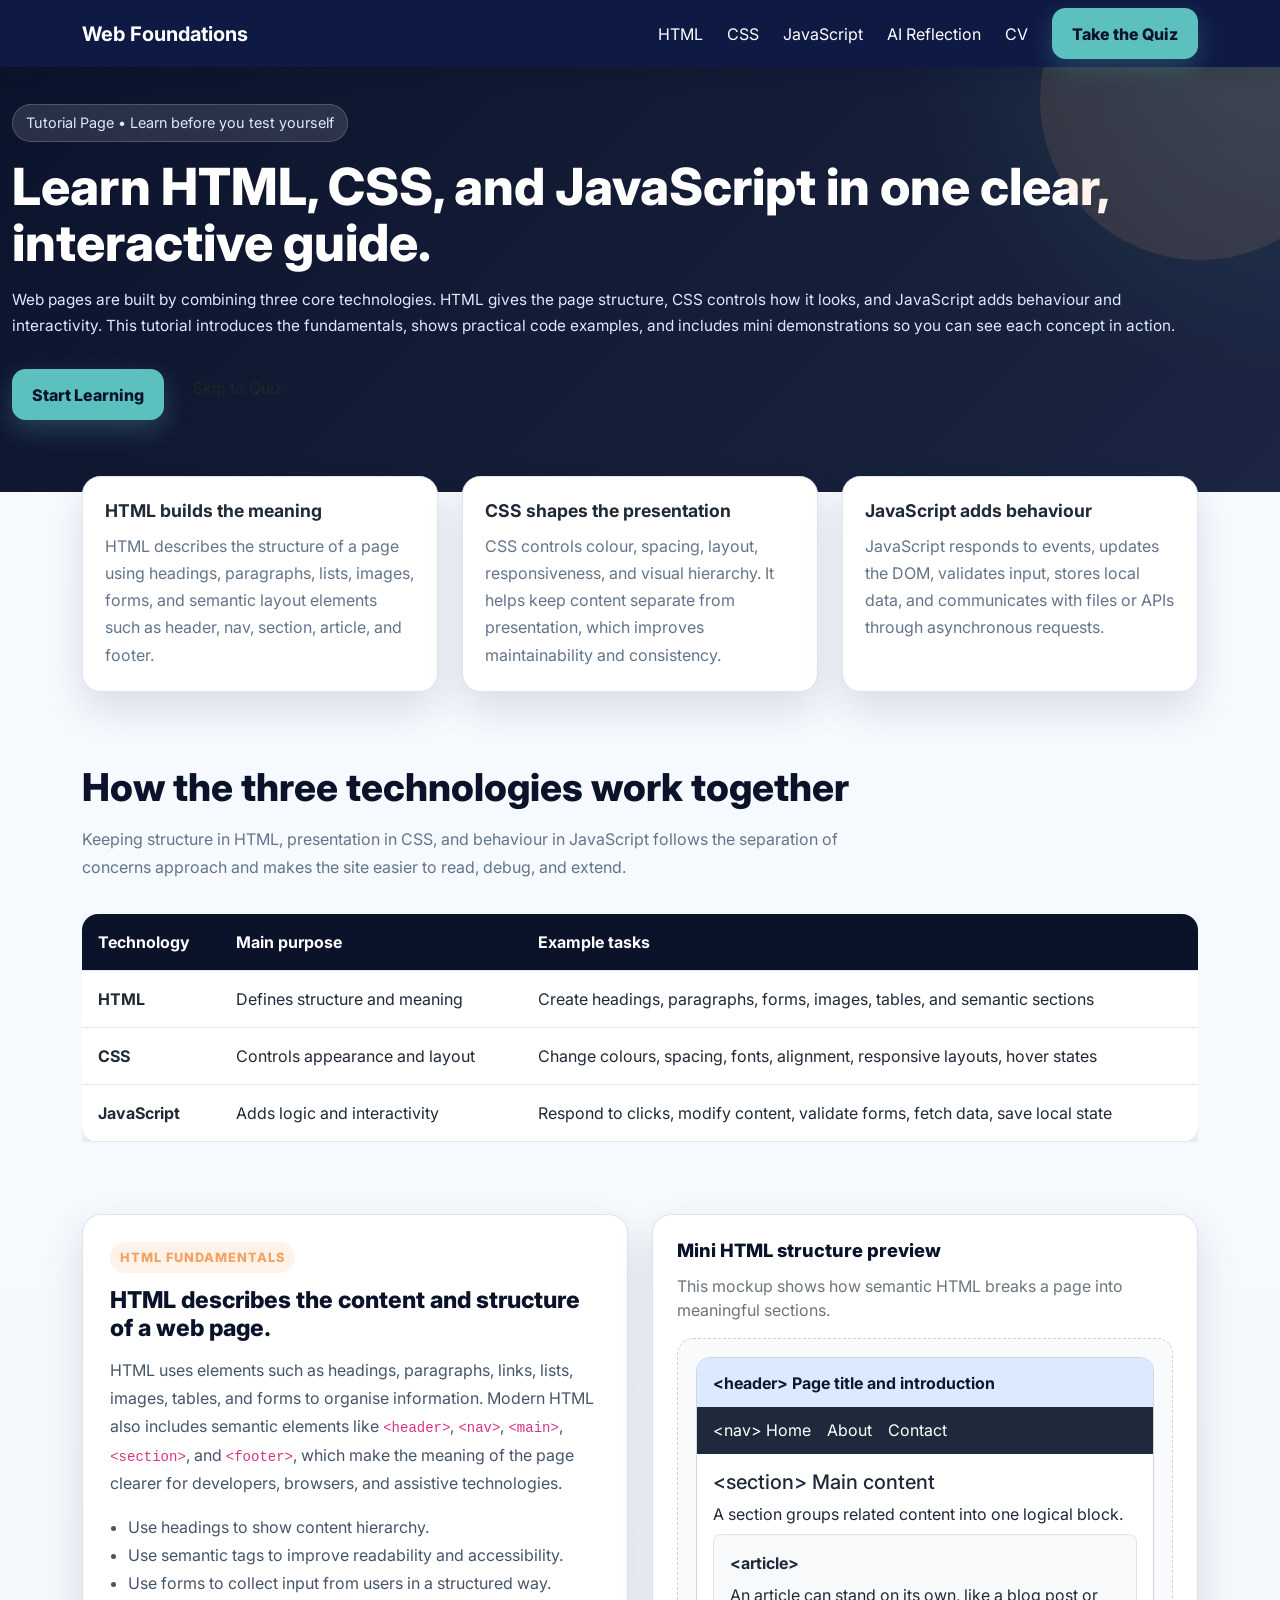
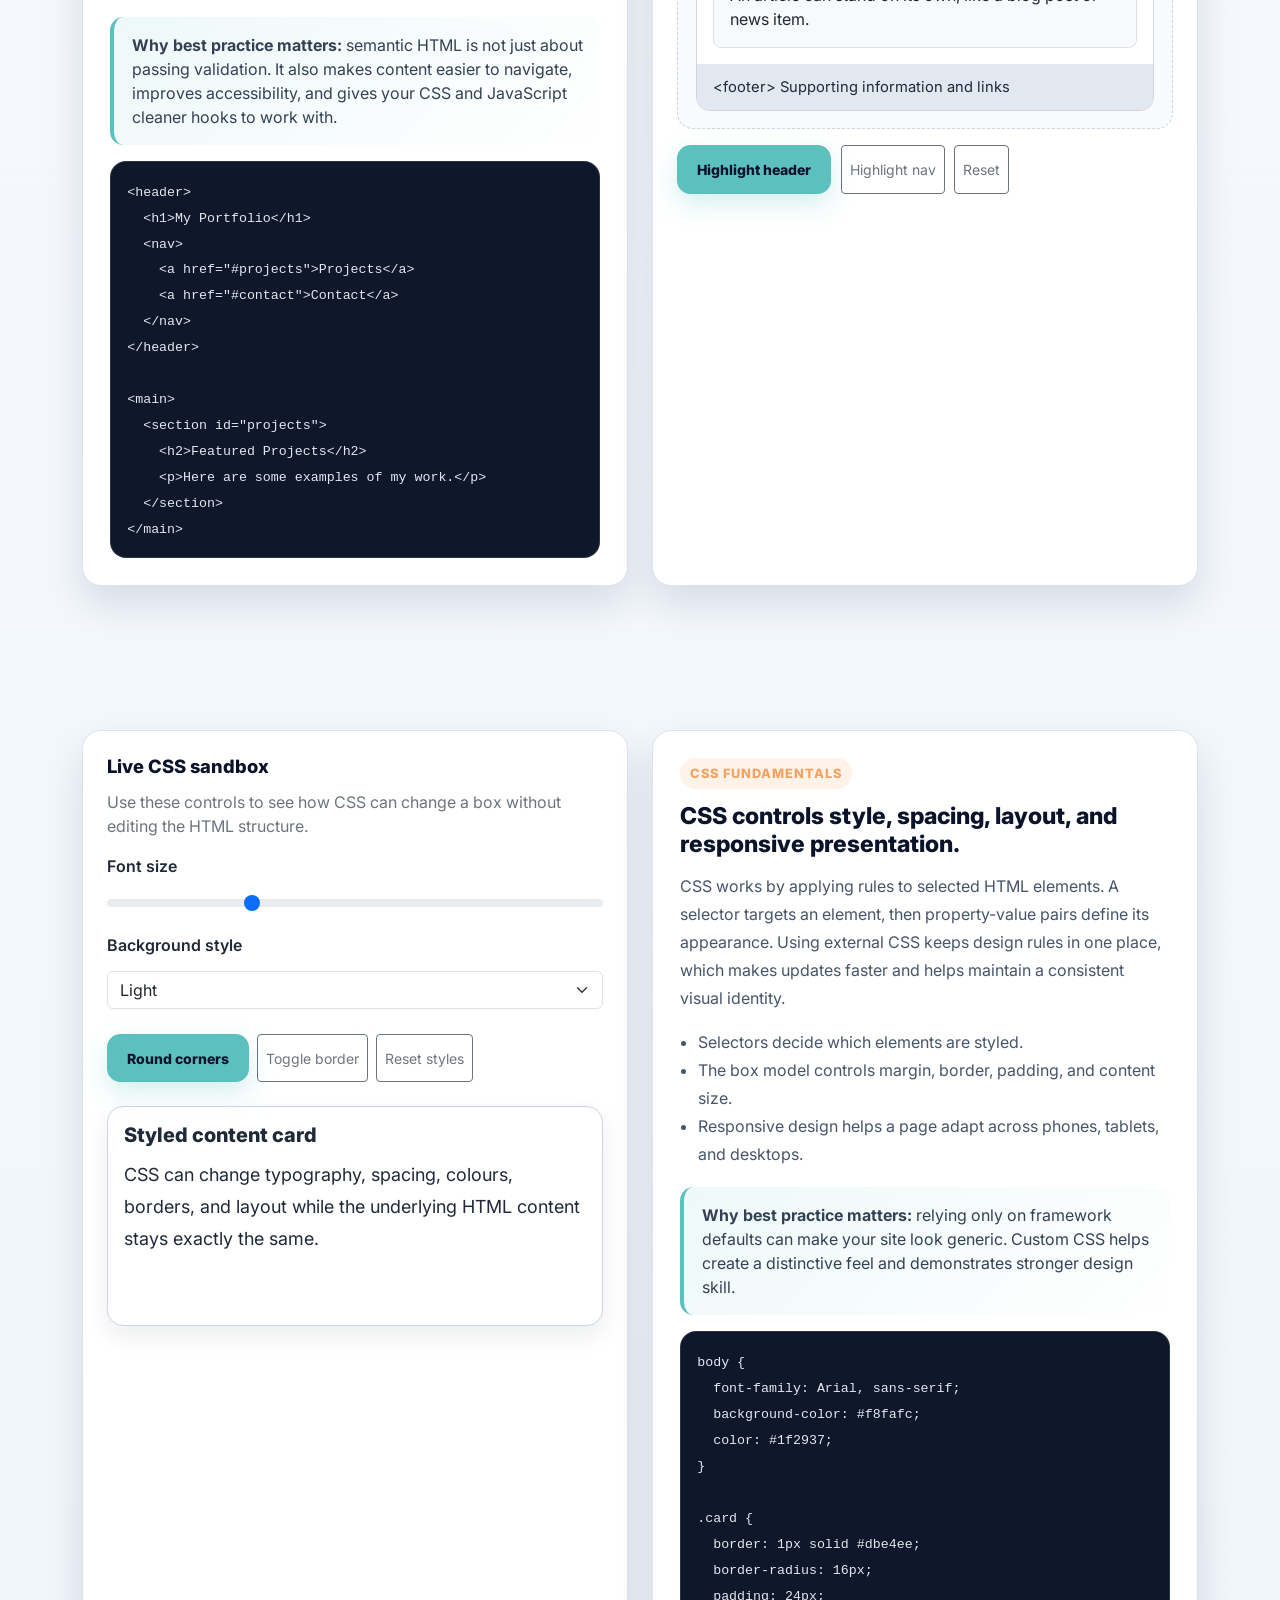
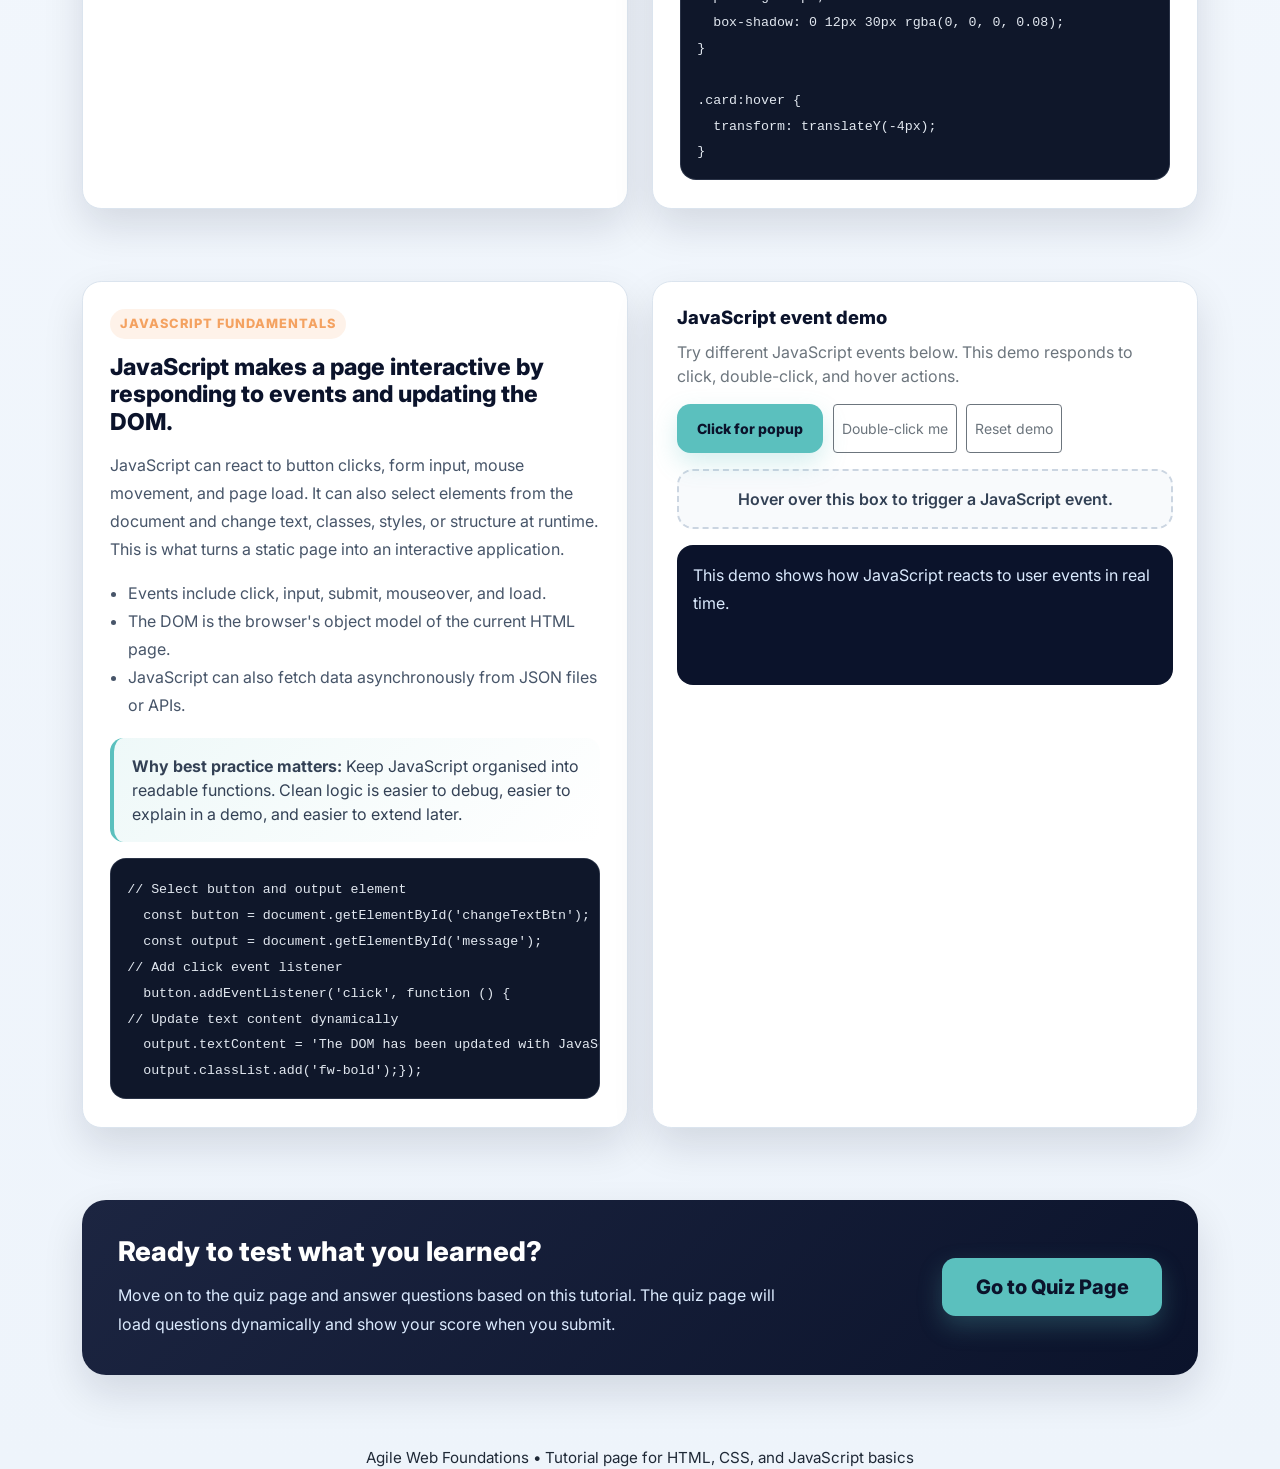
<file: index.html>
<!DOCTYPE html>
<html lang="en">
<head>
  <meta charset="UTF-8">
  <meta name="viewport" content="width=device-width, initial-scale=1.0">
  <title>Agile Web Foundations | Tutorial</title>

  <link
    href="https://cdn.jsdelivr.net/npm/bootstrap@5.3.3/dist/css/bootstrap.min.css"
    rel="stylesheet"
    integrity="sha384-QWTKZyjpPEjISv5WaRU9OFeRpok6YctnYmDr5pNlyT2bRjXh0JMhjY6hW+ALEwIH"
    crossorigin="anonymous"
  >

  <link rel="preconnect" href="https://fonts.googleapis.com">
  <link rel="preconnect" href="https://fonts.gstatic.com" crossorigin>
  <link href="https://fonts.googleapis.com/css2?family=Inter:wght@400;500;600;700;800&display=swap" rel="stylesheet">

  <link rel="stylesheet" href="css/style.css">
  <link rel="stylesheet" href="css/tutorial.css">
</head>
<body>
  <!-- Shared site navigation -->
  <nav class="navbar navbar-expand-lg navbar-dark fixed-top site-navbar">
    <div class="container">
      <a class="navbar-brand fw-bold" href="#top">Web Foundations</a>
      <button
        class="navbar-toggler"
        type="button"
        data-bs-toggle="collapse"
        data-bs-target="#mainNav"
        aria-controls="mainNav"
        aria-expanded="false"
        aria-label="Toggle navigation"
      >
        <span class="navbar-toggler-icon"></span>
      </button>

      <div class="collapse navbar-collapse" id="mainNav">
        <ul class="navbar-nav ms-auto align-items-lg-center gap-lg-2">
          <li class="nav-item"><a class="nav-link" href="#html-section">HTML</a></li>
          <li class="nav-item"><a class="nav-link" href="#css-section">CSS</a></li>
          <li class="nav-item"><a class="nav-link" href="#js-section">JavaScript</a></li>
          <li class="nav-item"><a class="nav-link" href="reflection.html">AI Reflection</a></li>
          <li class="nav-item"><a class="nav-link" href="cv.html">CV</a></li>
          <li class="nav-item ms-lg-2 mt-2 mt-lg-0">
            <a class="btn btn-brand" href="quiz.html">Take the Quiz</a>
          </li>
        </ul>
      </div>
    </div>
  </nav>

  <!-- Tutorial page hero section -->
  <header class="tutorial-hero" id="top">
    <div class="container tutorial-hero-inner position-relative">
      <span class="tutorial-hero-badge">Tutorial Page • Learn before you test yourself</span>
      <h1>Learn HTML, CSS, and JavaScript in one clear, interactive guide.</h1>
      <p>
        Web pages are built by combining three core technologies. HTML gives the page structure, CSS controls how it looks, and JavaScript adds behaviour and interactivity. This tutorial introduces the fundamentals, shows practical code examples, and includes mini demonstrations so you can see each concept in action.
      </p>
      <div class="tutorial-hero-actions">
        <a href="#overview" class="btn btn-brand">Start Learning</a>
        <a href="quiz.html" class="btn btn-outline-light-custom">Skip to Quiz</a>
      </div>
    </div>
  </header>


  <!-- Quick summary cards for HTML, CSS, and JavaScript -->
  <section class="summary-cards">
    <div class="container">
      <div class="row g-4">
        <div class="col-md-4">
          <article class="summary-card">
            <h3>HTML builds the meaning</h3>
            <p>
              HTML describes the structure of a page using headings, paragraphs, lists, images, forms, and semantic layout elements such as header, nav, section, article, and footer.
            </p>
          </article>
        </div>
        <div class="col-md-4">
          <article class="summary-card">
            <h3>CSS shapes the presentation</h3>
            <p>
              CSS controls colour, spacing, layout, responsiveness, and visual hierarchy. It helps keep content separate from presentation, which improves maintainability and consistency.
            </p>
          </article>
        </div>
        <div class="col-md-4">
          <article class="summary-card">
            <h3>JavaScript adds behaviour</h3>
            <p>
              JavaScript responds to events, updates the DOM, validates input, stores local data, and communicates with files or APIs through asynchronous requests.
            </p>
          </article>
        </div>
      </div>
    </div>
  </section>

  <main>
    <section class="section-block" id="overview">
      <div class="container">
        <h2 class="section-title">How the three technologies work together</h2>
        <p class="section-subtitle">
          Keeping structure in HTML, presentation in CSS, and behaviour in JavaScript follows the separation of concerns approach and makes the site easier to read, debug, and extend.
        </p>

        <div class="concept-table-wrap">
          <table class="concept-table" aria-label="Comparison of HTML, CSS and JavaScript">
            <thead>
              <tr>
                <th>Technology</th>
                <th>Main purpose</th>
                <th>Example tasks</th>
              </tr>
            </thead>
            <tbody>
              <tr>
                <td><strong>HTML</strong></td>
                <td>Defines structure and meaning</td>
                <td>Create headings, paragraphs, forms, images, tables, and semantic sections</td>
              </tr>
              <tr>
                <td><strong>CSS</strong></td>
                <td>Controls appearance and layout</td>
                <td>Change colours, spacing, fonts, alignment, responsive layouts, hover states</td>
              </tr>
              <tr>
                <td><strong>JavaScript</strong></td>
                <td>Adds logic and interactivity</td>
                <td>Respond to clicks, modify content, validate forms, fetch data, save local state</td>
              </tr>
            </tbody>
          </table>
        </div>
      </div>
    </section>

    <section class="section-block pt-0" id="html-section">
      <span class="section-anchor" aria-hidden="true"></span>
      <div class="container">
        <div class="row g-4 align-items-stretch">
          <div class="col-lg-6">
            <article class="topic-card h-100">
              <span class="topic-label">HTML fundamentals</span>
              <h3>HTML describes the content and structure of a web page.</h3>
              <p>
                HTML uses elements such as headings, paragraphs, links, lists, images, tables, and forms to organise information. Modern HTML also includes semantic elements like <code>&lt;header&gt;</code>, <code>&lt;nav&gt;</code>, <code>&lt;main&gt;</code>, <code>&lt;section&gt;</code>, and <code>&lt;footer&gt;</code>, which make the meaning of the page clearer for developers, browsers, and assistive technologies.
              </p>
              <ul>
                <li>Use headings to show content hierarchy.</li>
                <li>Use semantic tags to improve readability and accessibility.</li>
                <li>Use forms to collect input from users in a structured way.</li>
              </ul>
              <div class="highlight-box">
                <strong>Why best practice matters:</strong> semantic HTML is not just about passing validation. It also makes content easier to navigate, improves accessibility, and gives your CSS and JavaScript cleaner hooks to work with.
              </div>
              <div class="code-card" aria-label="HTML example code">
<code>&lt;header&gt;
  &lt;h1&gt;My Portfolio&lt;/h1&gt;
  &lt;nav&gt;
    &lt;a href="#projects"&gt;Projects&lt;/a&gt;
    &lt;a href="#contact"&gt;Contact&lt;/a&gt;
  &lt;/nav&gt;
&lt;/header&gt;

&lt;main&gt;
  &lt;section id="projects"&gt;
    &lt;h2&gt;Featured Projects&lt;/h2&gt;
    &lt;p&gt;Here are some examples of my work.&lt;/p&gt;
  &lt;/section&gt;
&lt;/main&gt;</code>
              </div>
            </article>
          </div>

          <div class="col-lg-6">
            <article class="demo-panel h-100">
              <h4>Mini HTML structure preview</h4>
              <p class="text-secondary mb-3">This mockup shows how semantic HTML breaks a page into meaningful sections.</p>
              <div class="mini-preview">
                <div class="sample-page">
                  <div class="sample-header" id="htmlHeaderPreview">&lt;header&gt; Page title and introduction</div>
                  <div class="sample-nav" id="htmlNavPreview">
                    <span>&lt;nav&gt; Home</span>
                    <span>About</span>
                    <span>Contact</span>
                  </div>
                  <div class="sample-main">
                    <h5>&lt;section&gt; Main content</h5>
                    <p class="mb-2">A section groups related content into one logical block.</p>
                    <article class="border rounded-3 p-3 bg-light">
                      <strong>&lt;article&gt;</strong>
                      <p class="mb-0 mt-2">An article can stand on its own, like a blog post or news item.</p>
                    </article>
                  </div>
                  <div class="sample-footer">&lt;footer&gt; Supporting information and links</div>
                </div>
              </div>
              <div class="demo-controls mt-3">
                <button class="btn btn-sm btn-brand" id="highlightHeaderBtn" type="button">Highlight header</button>
                <button class="btn btn-sm btn-outline-secondary" id="highlightNavBtn" type="button">Highlight nav</button>
                <button class="btn btn-sm btn-outline-secondary" id="resetHtmlDemoBtn" type="button">Reset</button>
              </div>
            </article>
          </div>
        </div>
      </div>
    </section>

    <section class="section-block" id="css-section">
      <span class="section-anchor" aria-hidden="true"></span>
      <div class="container">
        <div class="row g-4 align-items-stretch">
          <div class="col-lg-6 order-lg-2">
            <article class="topic-card h-100">
              <span class="topic-label">CSS fundamentals</span>
              <h3>CSS controls style, spacing, layout, and responsive presentation.</h3>
              <p>
                CSS works by applying rules to selected HTML elements. A selector targets an element, then property-value pairs define its appearance. Using external CSS keeps design rules in one place, which makes updates faster and helps maintain a consistent visual identity.
              </p>
              <ul>
                <li>Selectors decide which elements are styled.</li>
                <li>The box model controls margin, border, padding, and content size.</li>
                <li>Responsive design helps a page adapt across phones, tablets, and desktops.</li>
              </ul>
              <div class="highlight-box">
                <strong>Why best practice matters:</strong> relying only on framework defaults can make your site look generic. Custom CSS helps create a distinctive feel and demonstrates stronger design skill.
              </div>
              <div class="code-card" aria-label="CSS example code">
<code>body {
  font-family: Arial, sans-serif;
  background-color: #f8fafc;
  color: #1f2937;
}

.card {
  border: 1px solid #dbe4ee;
  border-radius: 16px;
  padding: 24px;
  box-shadow: 0 12px 30px rgba(0, 0, 0, 0.08);
}

.card:hover {
  transform: translateY(-4px);
}</code>
              </div>
            </article>
          </div>

          <div class="col-lg-6 order-lg-1">
            <article class="sandbox-card h-100">
              <h4>Live CSS sandbox</h4>
              <p class="text-secondary mb-3">Use these controls to see how CSS can change a box without editing the HTML structure.</p>

              <div class="demo-controls flex-column align-items-stretch">
                <label for="fontSizeRange" class="form-label mb-1 fw-semibold">Font size</label>
                <input id="fontSizeRange" class="form-range" type="range" min="14" max="28" value="18">

                <label for="bgSelect" class="form-label mb-1 mt-2 fw-semibold">Background style</label>
                <select id="bgSelect" class="form-select">
                  <option value="light">Light</option>
                  <option value="teal">Teal</option>
                  <option value="dark">Dark</option>
                </select>

                <div class="d-flex gap-2 flex-wrap mt-3">
                  <button class="btn btn-brand btn-sm" id="roundCornersBtn" type="button">Round corners</button>
                  <button class="btn btn-outline-secondary btn-sm" id="addBorderBtn" type="button">Toggle border</button>
                  <button class="btn btn-outline-secondary btn-sm" id="resetCssDemoBtn" type="button">Reset styles</button>
                </div>
              </div>

              <div class="editable-box mt-4" id="cssDemoBox">
                <h5>Styled content card</h5>
                <p>
                  CSS can change typography, spacing, colours, borders, and layout while the underlying HTML content stays exactly the same.
                </p>
              </div>
            </article>
          </div>
        </div>
      </div>
    </section>

    <section class="section-block pt-0" id="js-section">
      <span class="section-anchor" aria-hidden="true"></span>
      <div class="container">
        <div class="row g-4 align-items-stretch">
          <div class="col-lg-6">
            <article class="topic-card h-100">
              <span class="topic-label">JavaScript fundamentals</span>
              <h3>JavaScript makes a page interactive by responding to events and updating the DOM.</h3>
              <p>
                JavaScript can react to button clicks, form input, mouse movement, and page load. It can also select elements from the document and change text, classes, styles, or structure at runtime. This is what turns a static page into an interactive application.
              </p>
              <ul>
                <li>Events include click, input, submit, mouseover, and load.</li>
                <li>The DOM is the browser's object model of the current HTML page.</li>
                <li>JavaScript can also fetch data asynchronously from JSON files or APIs.</li>
              </ul>
              <div class="highlight-box">
                <strong>Why best practice matters:</strong> Keep JavaScript organised into readable functions. Clean logic is easier to debug, easier to explain in a demo, and easier to extend later.
              </div>
              <div class="code-card" aria-label="JavaScript example code">
<code>// Select button and output element
  const button = document.getElementById('changeTextBtn');
  const output = document.getElementById('message');               
// Add click event listener
  button.addEventListener('click', function () {
// Update text content dynamically
  output.textContent = 'The DOM has been updated with JavaScript.';
  output.classList.add('fw-bold');});
</code>
              </div>
            </article>
          </div>

          <div class="col-lg-6">
            <article class="demo-panel h-100">
              <h4>JavaScript event demo</h4>
              <p class="text-secondary mb-3">Try different JavaScript events below. This demo responds to click, double-click, and hover actions.</p>

              <div class="demo-controls">
                <button class="btn btn-brand btn-sm" type="button" id="jsPopupBtn">Click for popup</button>
                <button class="btn btn-outline-secondary btn-sm" type="button" id="jsDoubleBtn">Double-click me</button>
                <button class="btn btn-outline-secondary btn-sm" type="button" id="jsResetBtn">Reset demo</button>
              </div>

              <div class="hover-demo-box mb-3" id="jsHoverBox" tabindex="0">
                Hover over this box to trigger a JavaScript event.
              </div>

              <div class="dom-output" id="jsOutput" aria-live="polite">
                This demo shows how JavaScript reacts to user events in real time.
              </div>
            </article>
          </div>
        </div>
      </div>
    </section>

    <!-- Call to action linking directly to the quiz page -->
    <section class="section-block pt-0">
      <div class="container">
        <div class="tutorial-quiz-cta text-center text-md-start">
          <div class="row align-items-center g-4">
            <div class="col-md-8">
              <h3>Ready to test what you learned?</h3>
              <p>
                Move on to the quiz page and answer questions based on this tutorial. The quiz page will load questions dynamically and show your score when you submit.
              </p>
            </div>
            <div class="col-md-4 text-md-end">
              <a href="quiz.html" class="btn btn-brand tutorial-quiz-btn btn-lg">Go to Quiz Page</a>
            </div>
          </div>
        </div>
      </div>
    </section>
  </main>

  <footer>
    <div class="container">
      <p class="footer-text">Agile Web Foundations • Tutorial page for HTML, CSS, and JavaScript basics</p>
    </div>
  </footer>

  <script
    src="https://cdn.jsdelivr.net/npm/bootstrap@5.3.3/dist/js/bootstrap.bundle.min.js"
    integrity="sha384-YvpcrYf0tY3lHB60NNkmXc5s9fDVZLESaAA55NDzOxhy9GkcIdslK1eN7N6jIeHz"
    crossorigin="anonymous"
  ></script>
  <script src="js/tutorial.js"></script>
</body>
</html>
</file>
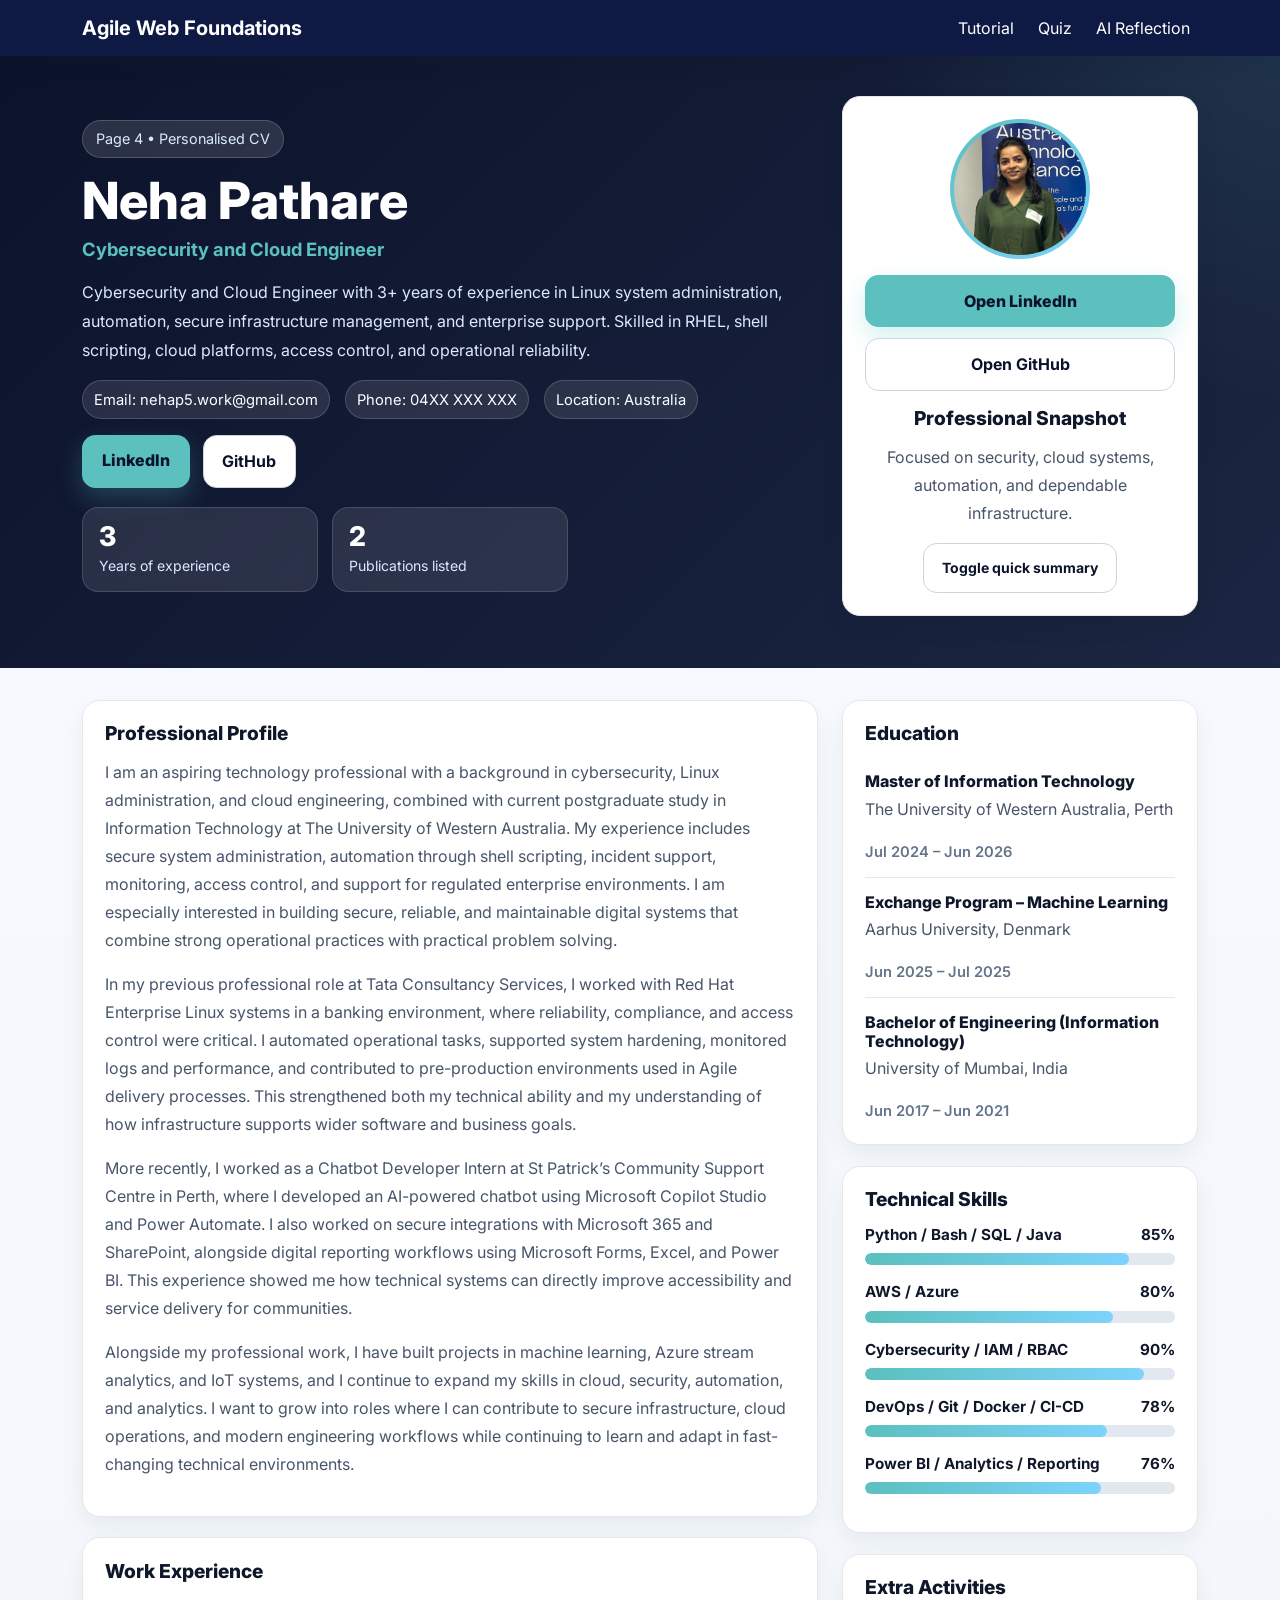
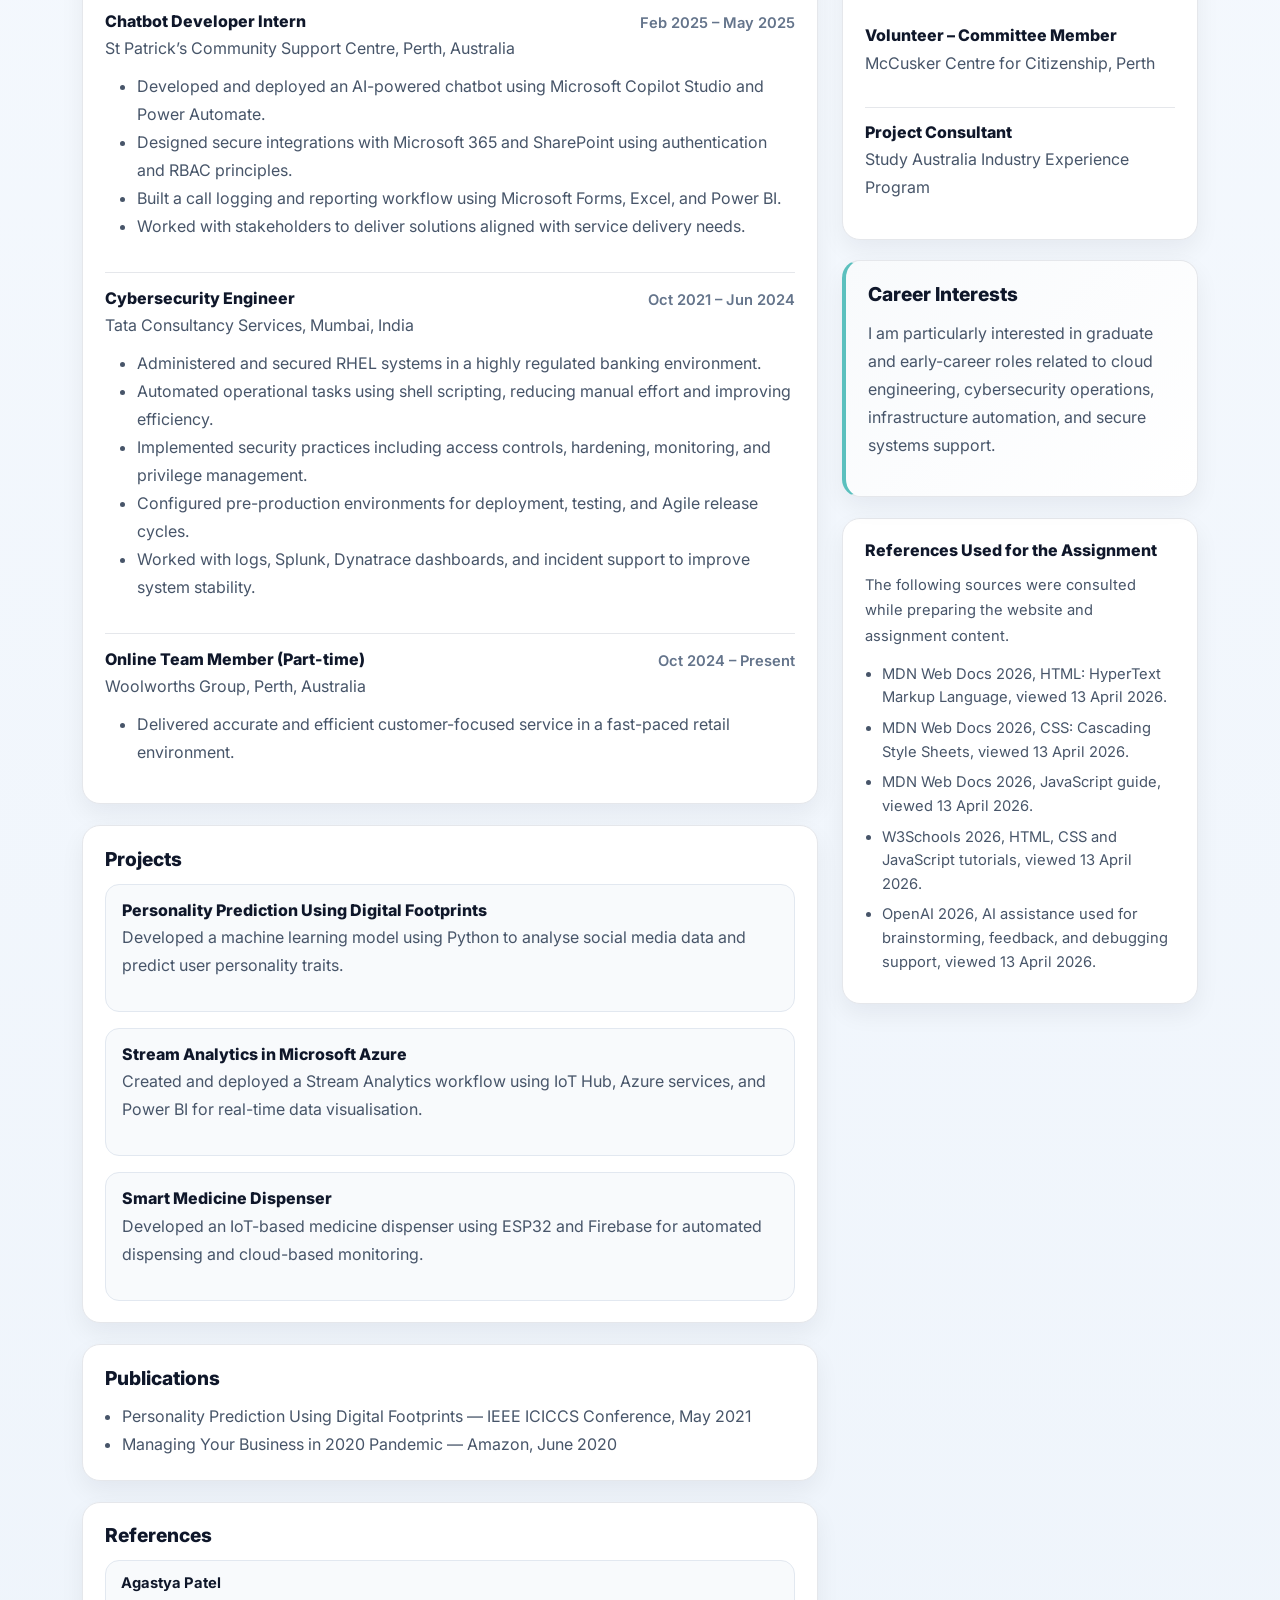
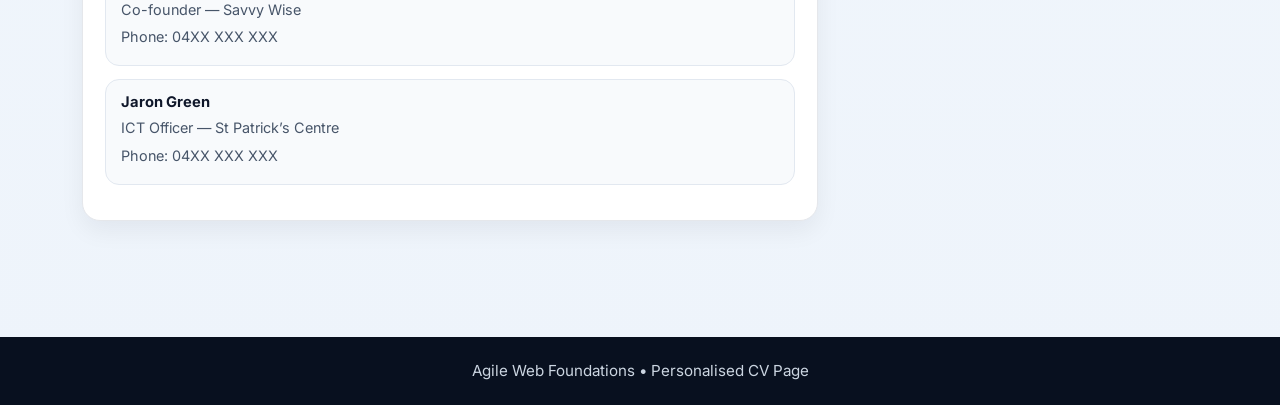
<file: cv.html>
<!DOCTYPE html>
<html lang="en">
<head>
  <meta charset="UTF-8">
  <meta name="viewport" content="width=device-width, initial-scale=1.0">
  <title>Agile Web Foundations | CV</title>

  <link
    href="https://cdn.jsdelivr.net/npm/bootstrap@5.3.3/dist/css/bootstrap.min.css"
    rel="stylesheet"
    integrity="sha384-QWTKZyjpPEjISv5WaRU9OFeRpok6YctnYmDr5pNlyT2bRjXh0JMhjY6hW+ALEwIH"
    crossorigin="anonymous"
  >
  <link rel="preconnect" href="https://fonts.googleapis.com">
  <link rel="preconnect" href="https://fonts.gstatic.com" crossorigin>
  <link href="https://fonts.googleapis.com/css2?family=Inter:wght@400;500;600;700;800&display=swap" rel="stylesheet">

  <link rel="stylesheet" href="css/style.css">
  <link rel="stylesheet" href="css/cv.css">
</head>
<body>
    <!-- Shared site navigation -->
  <nav class="navbar navbar-expand-lg navbar-dark fixed-top custom-navbar">
    <div class="container">
      <a class="navbar-brand fw-bold" href="index.html">Agile Web Foundations</a>
      <button
        class="navbar-toggler"
        type="button"
        data-bs-toggle="collapse"
        data-bs-target="#mainNav"
        aria-controls="mainNav"
        aria-expanded="false"
        aria-label="Toggle navigation"
      >
        <span class="navbar-toggler-icon"></span>
      </button>

      <div class="collapse navbar-collapse" id="mainNav">
        <ul class="navbar-nav ms-auto align-items-lg-center gap-lg-2">
          <li class="nav-item"><a class="nav-link" href="index.html">Tutorial</a></li>
          <li class="nav-item"><a class="nav-link" href="quiz.html">Quiz</a></li>
          <li class="nav-item"><a class="nav-link" href="reflection.html">AI Reflection</a></li>
        </ul>
      </div>
    </div>
  </nav>

  <header class="cv-hero">
    <div class="container">
      <div class="row align-items-center g-4">
        <div class="col-lg-8">
            <!-- CV hero section with biography summary and profile card -->
          <span class="hero-badge">Page 4 • Personalised CV</span>
          <h1>Neha Pathare</h1>
          <p class="hero-role">Cybersecurity and Cloud Engineer</p>
          <p class="hero-summary">
            Cybersecurity and Cloud Engineer with 3+ years of experience in Linux system
            administration, automation, secure infrastructure management, and enterprise support.
            Skilled in RHEL, shell scripting, cloud platforms, access control, and operational reliability.
          </p>

          <div class="hero-contact">
            <span>Email: nehap5.work@gmail.com</span>
            <span>Phone: 04XX XXX XXX</span>
            <span>Location: Australia</span>
          </div>

          <div class="hero-links">
            <a href="#" class="btn btn-brand">LinkedIn</a>
            <a href="#" class="btn btn-soft">GitHub</a>
          </div>
        <div class="hero-stats" aria-label="Career highlights">
          <article class="hero-stat-card reveal-on-scroll">
            <span class="hero-stat-number" data-target="3">0</span>
            <span class="hero-stat-label">Years of experience</span>
          </article>

          <article class="hero-stat-card reveal-on-scroll">
            <span class="hero-stat-number" data-target="2">0</span>
            <span class="hero-stat-label">Publications listed</span>
          </article>
        </div>
      </div>

      <div class="col-lg-4">
        <div class="profile-card hero-profile-card">
          <div class="profile-photo-wrap profile-photo-large">
            <img
              src="images/profile-placeholder.jpg"
              alt="Professional profile portrait placeholder"
              class="profile-photo"
              id="profilePhoto"
            >
          </div>

          <div class="profile-link-stack">
            <a href="https://www.linkedin.com/" target="_blank" rel="noopener noreferrer" class="btn btn-brand w-100">Open LinkedIn</a>
            <a href="https://github.com/" target="_blank" rel="noopener noreferrer" class="btn btn-soft w-100">Open GitHub</a>
          </div>
<!-- Main professional CV content -->
          <h2>Professional Snapshot</h2>
          <p>
            Focused on security, cloud systems, automation, and dependable infrastructure.
          </p>
          <button id="toggleSummaryBtn" class="btn btn-soft btn-sm">Toggle quick summary</button>
          <div id="quickSummaryBox" class="quick-summary-box">
            Strong interest in cloud security, automation, and practical system engineering in enterprise environments.
          </div>
        </div>
      </div>
      </div>
    </div>
  </header>
<!-- Work experience timeline -->
  <main class="cv-main">
    <div class="container">
      <div class="row g-4">
        <div class="col-lg-8">
          <section class="cv-card">
            <h2>Professional Profile</h2>
            <p>
              I am an aspiring technology professional with a background in cybersecurity, Linux administration,
              and cloud engineering, combined with current postgraduate study in Information Technology at
              The University of Western Australia. My experience includes secure system administration,
              automation through shell scripting, incident support, monitoring, access control, and support for
              regulated enterprise environments. I am especially interested in building secure, reliable, and
              maintainable digital systems that combine strong operational practices with practical problem solving.
            </p>
            <p>
              In my previous professional role at Tata Consultancy Services, I worked with Red Hat Enterprise Linux
              systems in a banking environment, where reliability, compliance, and access control were critical. I
              automated operational tasks, supported system hardening, monitored logs and performance, and contributed
              to pre-production environments used in Agile delivery processes. This strengthened both my technical
              ability and my understanding of how infrastructure supports wider software and business goals.
            </p>
            <p>
              More recently, I worked as a Chatbot Developer Intern at St Patrick’s Community Support Centre in Perth,
              where I developed an AI-powered chatbot using Microsoft Copilot Studio and Power Automate. I also worked
              on secure integrations with Microsoft 365 and SharePoint, alongside digital reporting workflows using
              Microsoft Forms, Excel, and Power BI. This experience showed me how technical systems can directly improve
              accessibility and service delivery for communities.
            </p>
            <p>
              Alongside my professional work, I have built projects in machine learning, Azure stream analytics, and
              IoT systems, and I continue to expand my skills in cloud, security, automation, and analytics. I want to
              grow into roles where I can contribute to secure infrastructure, cloud operations, and modern engineering
              workflows while continuing to learn and adapt in fast-changing technical environments.
            </p>
          </section>
<!-- Featured projects -->
          <section class="cv-card">
            <h2>Work Experience</h2>

            <article class="timeline-item">
              <div class="timeline-head">
                <div>
                  <h3>Chatbot Developer Intern</h3>
                  <p class="timeline-org">St Patrick’s Community Support Centre, Perth, Australia</p>
                </div>
                <span class="timeline-date">Feb 2025 – May 2025</span>
              </div>
              <ul>
                <li>Developed and deployed an AI-powered chatbot using Microsoft Copilot Studio and Power Automate.</li>
                <li>Designed secure integrations with Microsoft 365 and SharePoint using authentication and RBAC principles.</li>
                <li>Built a call logging and reporting workflow using Microsoft Forms, Excel, and Power BI.</li>
                <li>Worked with stakeholders to deliver solutions aligned with service delivery needs.</li>
              </ul>
            </article>

            <article class="timeline-item">
              <div class="timeline-head">
                <div>
                  <h3>Cybersecurity Engineer</h3>
                  <p class="timeline-org">Tata Consultancy Services, Mumbai, India</p>
                </div>
                <span class="timeline-date">Oct 2021 – Jun 2024</span>
              </div>
              <ul>
                <li>Administered and secured RHEL systems in a highly regulated banking environment.</li>
                <li>Automated operational tasks using shell scripting, reducing manual effort and improving efficiency.</li>
                <li>Implemented security practices including access controls, hardening, monitoring, and privilege management.</li>
                <li>Configured pre-production environments for deployment, testing, and Agile release cycles.</li>
                <li>Worked with logs, Splunk, Dynatrace dashboards, and incident support to improve system stability.</li>
              </ul>
            </article>

            <article class="timeline-item">
              <div class="timeline-head">
                <div>
                  <h3>Online Team Member (Part-time)</h3>
                  <p class="timeline-org">Woolworths Group, Perth, Australia</p>
                </div>
                <span class="timeline-date">Oct 2024 – Present</span>
              </div>
              <ul>
                <li>Delivered accurate and efficient customer-focused service in a fast-paced retail environment.</li>
              </ul>
            </article>
          </section>

          <section class="cv-card">
            <h2>Projects</h2>
            <div class="project-grid">
              <article class="project-item">
                <h3>Personality Prediction Using Digital Footprints</h3>
                <p>
                  Developed a machine learning model using Python to analyse social media data and predict user personality traits.
                </p>
              </article>

              <article class="project-item">
                <h3>Stream Analytics in Microsoft Azure</h3>
                <p>
                  Created and deployed a Stream Analytics workflow using IoT Hub, Azure services, and Power BI for real-time data visualisation.
                </p>
              </article>

              <article class="project-item">
                <h3>Smart Medicine Dispenser</h3>
                <p>
                  Developed an IoT-based medicine dispenser using ESP32 and Firebase for automated dispensing and cloud-based monitoring.
                </p>
              </article>
            </div>
          </section>
<!-- Publications and research -->
          <section class="cv-card">
            <h2>Publications</h2>
            <ul class="simple-list">
              <li>Personality Prediction Using Digital Footprints — IEEE ICICCS Conference, May 2021</li>
              <li>Managing Your Business in 2020 Pandemic — Amazon, June 2020</li>
            </ul>
          </section>
<!-- Professional references with placeholder contact details -->
          <section class="cv-card">
            <h2>References</h2>

            <div class="reference-person">
              <h3>Agastya Patel</h3>
              <p>Co-founder — Savvy Wise</p>
              <p>Phone: 04XX XXX XXX</p>
            </div>

            <div class="reference-person">
              <h3>Jaron Green</h3>
              <p>ICT Officer — St Patrick’s Centre</p>
              <p>Phone: 04XX XXX XXX</p>
            </div>
          </section>
        </div>

        <div class="col-lg-4">
          <section class="cv-card">
            <h2>Education</h2>
            <article class="side-item">
              <h3>Master of Information Technology</h3>
              <p>The University of Western Australia, Perth</p>
              <span>Jul 2024 – Jun 2026</span>
            </article>

            <article class="side-item">
              <h3>Exchange Program – Machine Learning</h3>
              <p>Aarhus University, Denmark</p>
              <span>Jun 2025 – Jul 2025</span>
            </article>

            <article class="side-item">
              <h3>Bachelor of Engineering (Information Technology)</h3>
              <p>University of Mumbai, India</p>
              <span>Jun 2017 – Jun 2021</span>
            </article>
          </section>

          <section class="cv-card">
            <h2>Technical Skills</h2>

            <div class="skill-group">
              <div class="skill-label-row">
                <span>Python / Bash / SQL / Java</span>
                <span>85%</span>
              </div>
              <div class="skill-bar"><div class="skill-fill" data-width="85"></div></div>
            </div>

            <div class="skill-group">
              <div class="skill-label-row">
                <span>AWS / Azure</span>
                <span>80%</span>
              </div>
              <div class="skill-bar"><div class="skill-fill" data-width="80"></div></div>
            </div>

            <div class="skill-group">
              <div class="skill-label-row">
                <span>Cybersecurity / IAM / RBAC</span>
                <span>90%</span>
              </div>
              <div class="skill-bar"><div class="skill-fill" data-width="90"></div></div>
            </div>

            <div class="skill-group">
              <div class="skill-label-row">
                <span>DevOps / Git / Docker / CI-CD</span>
                <span>78%</span>
              </div>
              <div class="skill-bar"><div class="skill-fill" data-width="78"></div></div>
            </div>

            <div class="skill-group">
              <div class="skill-label-row">
                <span>Power BI / Analytics / Reporting</span>
                <span>76%</span>
              </div>
              <div class="skill-bar"><div class="skill-fill" data-width="76"></div></div>
            </div>
          </section>

          <section class="cv-card">
            <h2>Extra Activities</h2>
            <article class="side-item">
              <h3>Volunteer – Committee Member</h3>
              <p>McCusker Centre for Citizenship, Perth</p>
            </article>

            <article class="side-item">
              <h3>Project Consultant</h3>
              <p>Study Australia Industry Experience Program</p>
            </article>
          </section>

          <section class="cv-card highlight-card reveal-on-scroll">
            <h2>Career Interests</h2>
            <p>
              I am particularly interested in graduate and early-career roles related to cloud engineering,
              cybersecurity operations, infrastructure automation, and secure systems support.
            </p>
          </section>

          <section class="cv-card references-section" id="references">
            <h2>References Used for the Assignment</h2>
            <p class="references-intro">
              The following sources were consulted while preparing the website and assignment content.
            </p>
            <ul class="simple-list references-list">
                <li>MDN Web Docs 2026, HTML: HyperText Markup Language, viewed 13 April 2026.</li>
                <li>MDN Web Docs 2026, CSS: Cascading Style Sheets, viewed 13 April 2026.</li>
                <li>MDN Web Docs 2026, JavaScript guide, viewed 13 April 2026.</li>
                <li>W3Schools 2026, HTML, CSS and JavaScript tutorials, viewed 13 April 2026.</li>
                <li>OpenAI 2026, AI assistance used for brainstorming, feedback, and debugging support, viewed 13 April 2026.</li>            </ul>
          </section>

        </div>
      </div>
    </div>
  </main>

  <footer class="site-footer">
    <div class="container">
      <p class="footer-text">Agile Web Foundations • Personalised CV Page</p>
    </div>
  </footer>

  <script
    src="https://cdn.jsdelivr.net/npm/bootstrap@5.3.3/dist/js/bootstrap.bundle.min.js"
    integrity="sha384-YvpcrYf0tY3lHB60NNkmXc5s9fDVZLESaAA55NDzOxhy9GkcIdslK1eN7N6jIeHz"
    crossorigin="anonymous"
  ></script>
  <script src="js/main.js"></script>
  <script src="js/cv.js"></script>
</body>
</html>
</file>
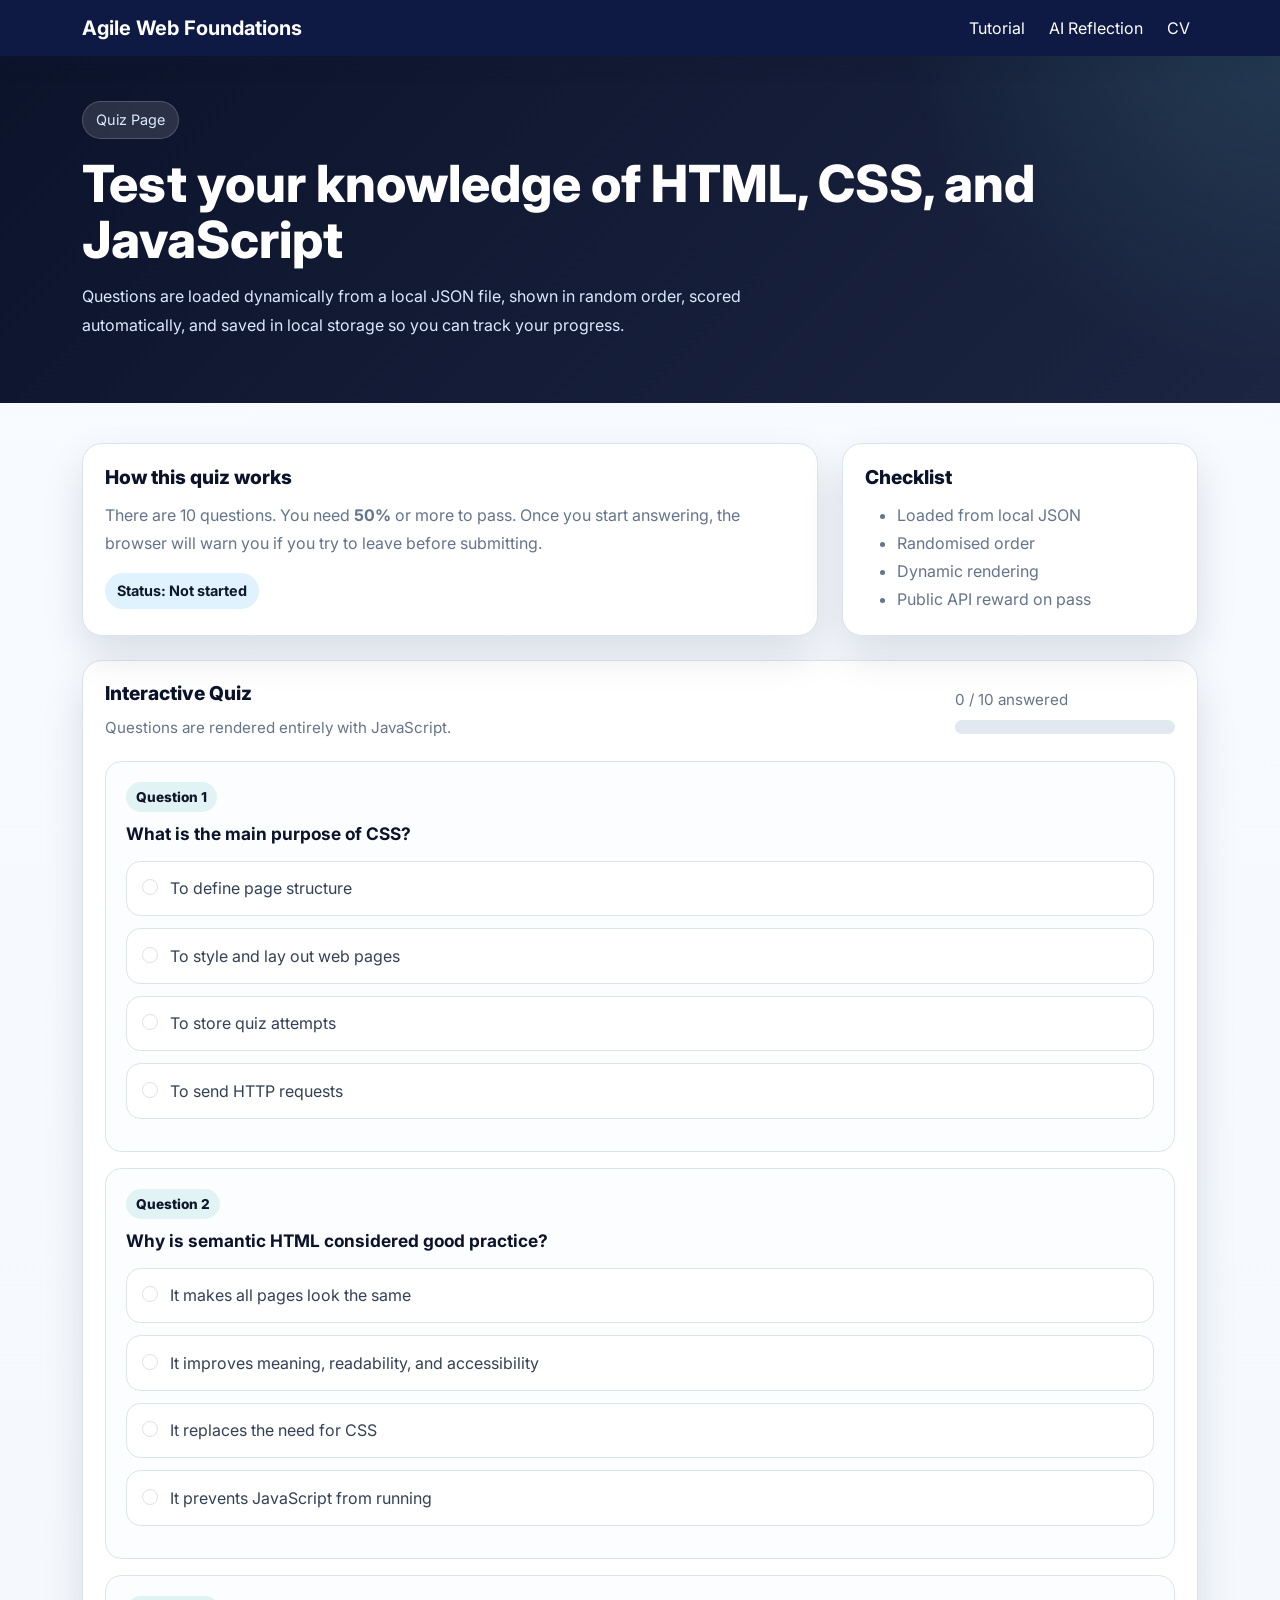
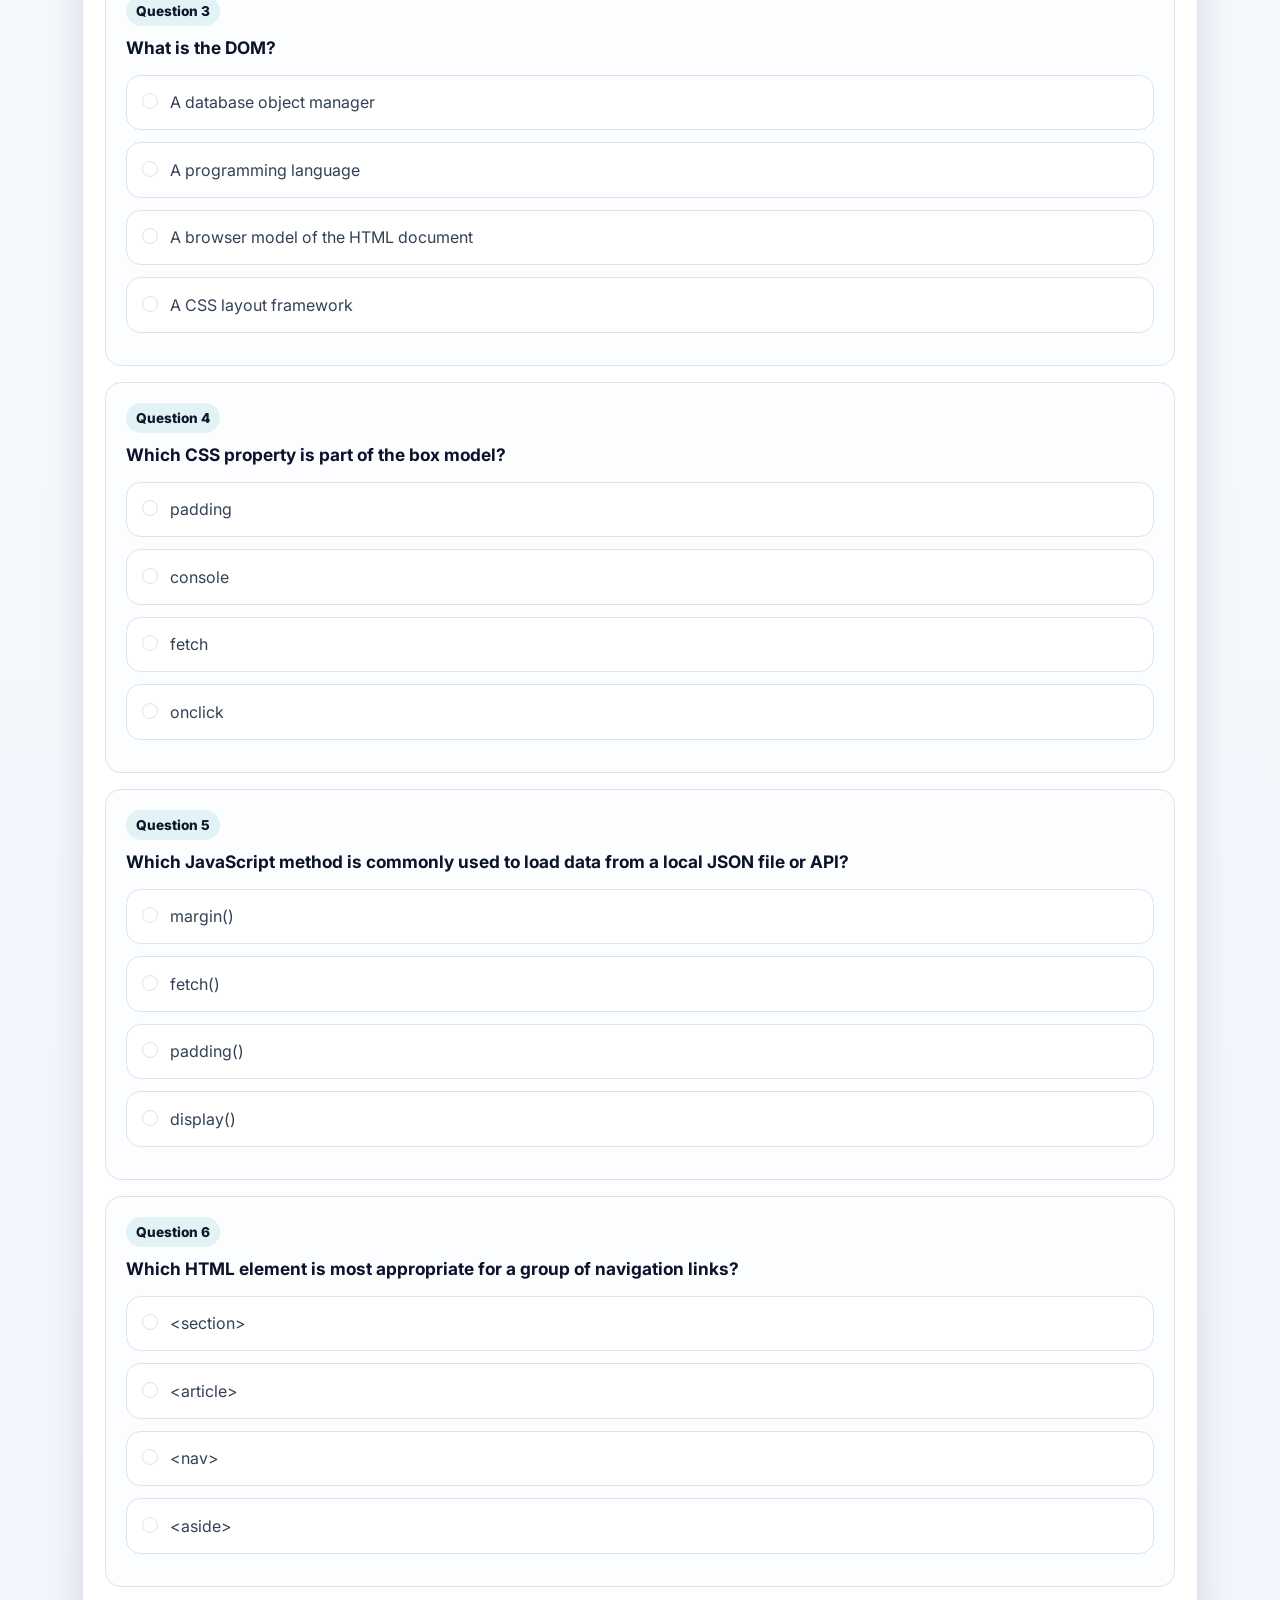
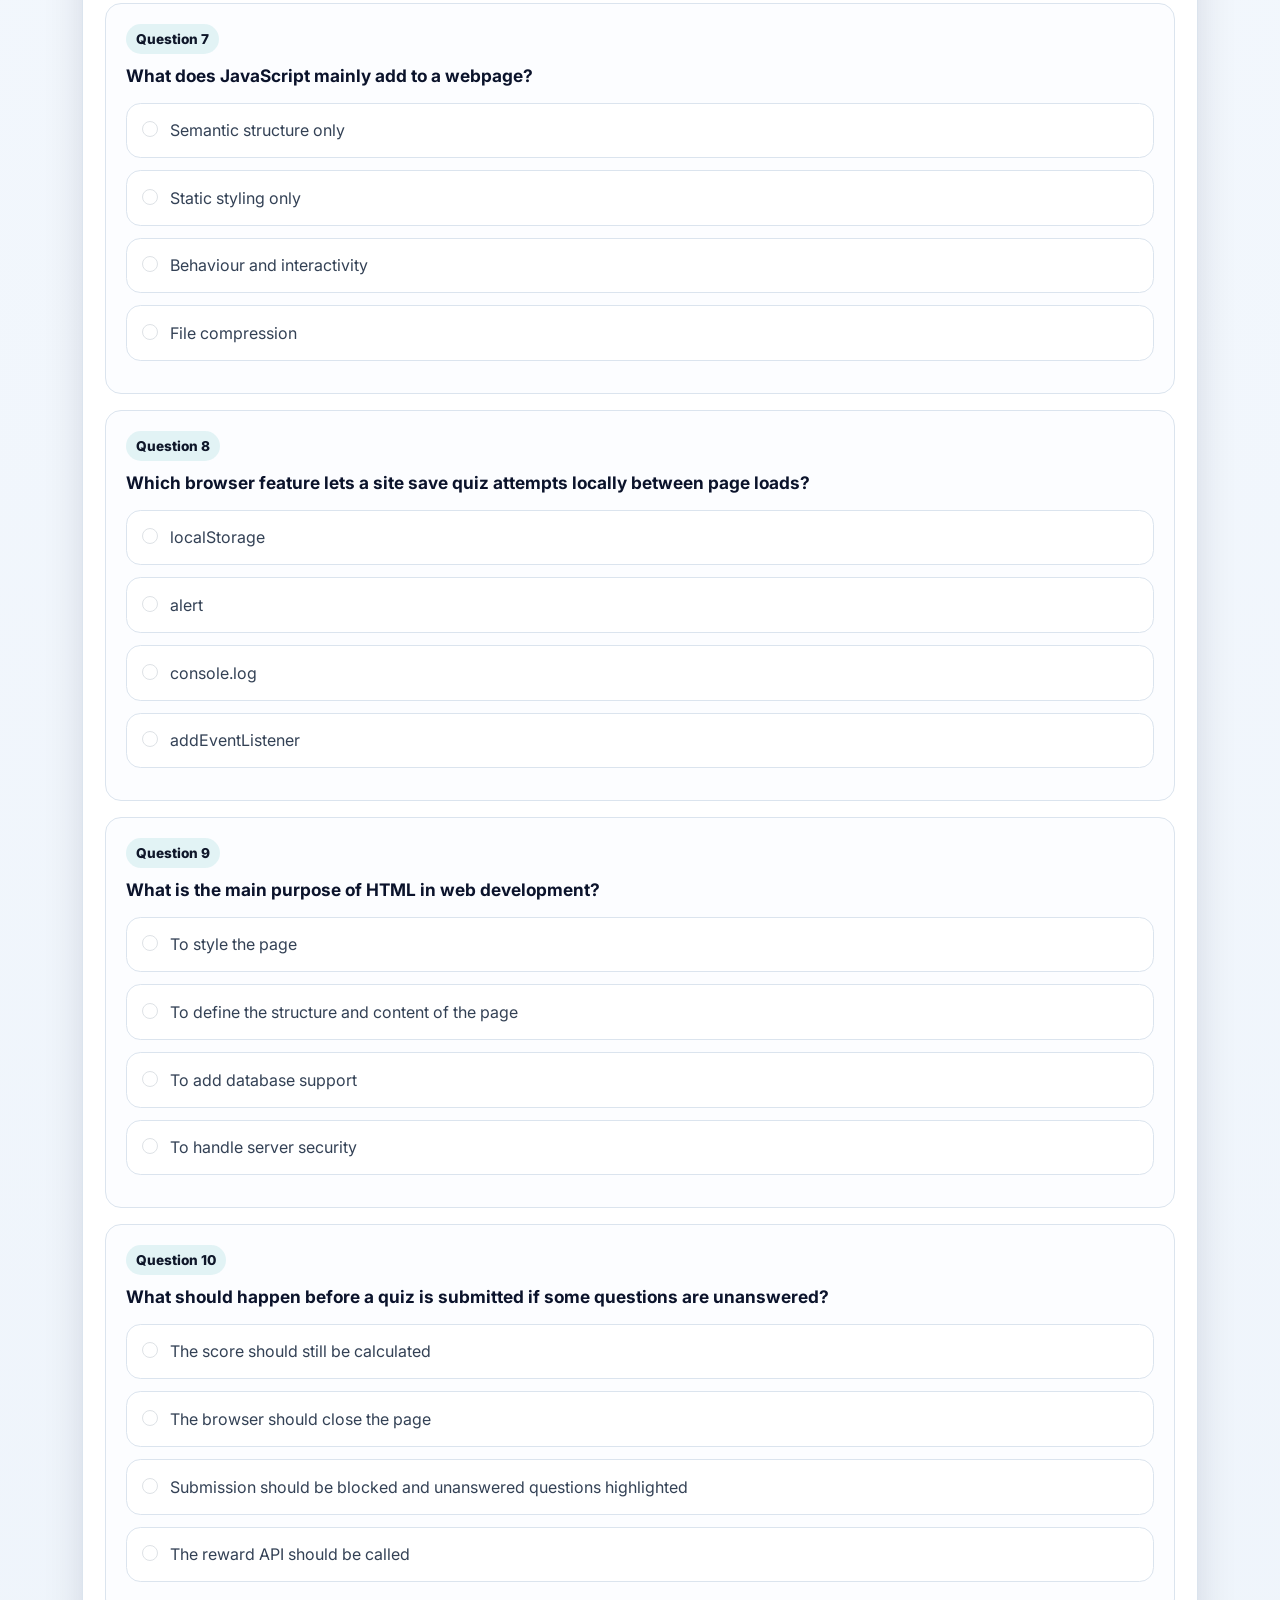
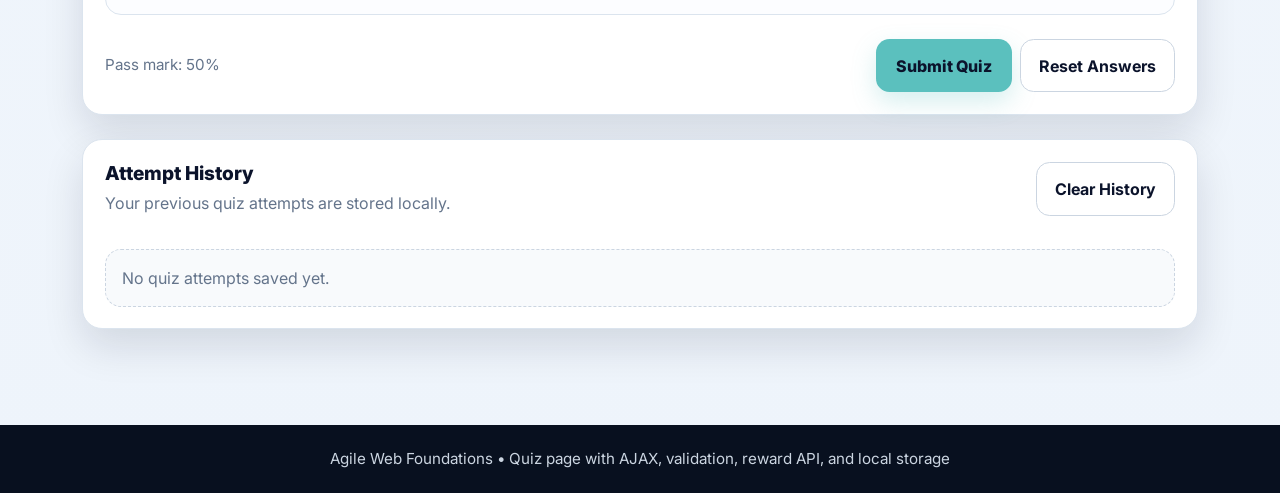
<file: quiz.html>
<!DOCTYPE html>
<html lang="en">
<head>
  <meta charset="UTF-8">
  <meta name="viewport" content="width=device-width, initial-scale=1.0">
  <title>Agile Web Foundations | Quiz</title>

  <link
    href="https://cdn.jsdelivr.net/npm/bootstrap@5.3.3/dist/css/bootstrap.min.css"
    rel="stylesheet"
    integrity="sha384-QWTKZyjpPEjISv5WaRU9OFeRpok6YctnYmDr5pNlyT2bRjXh0JMhjY6hW+ALEwIH"
    crossorigin="anonymous"
  >
  <link rel="preconnect" href="https://fonts.googleapis.com">
  <link rel="preconnect" href="https://fonts.gstatic.com" crossorigin>
  <link href="https://fonts.googleapis.com/css2?family=Inter:wght@400;500;600;700;800&display=swap" rel="stylesheet">

  <link rel="stylesheet" href="css/style.css">
  <link rel="stylesheet" href="css/quiz.css">
</head>
<body>

    <!-- Shared site navigation -->
  <nav class="navbar navbar-expand-lg navbar-dark fixed-top custom-navbar">
    <div class="container">
      <a class="navbar-brand fw-bold" href="index.html">Agile Web Foundations</a>
      <button
        class="navbar-toggler"
        type="button"
        data-bs-toggle="collapse"
        data-bs-target="#mainNav"
        aria-controls="mainNav"
        aria-expanded="false"
        aria-label="Toggle navigation"
      >
        <span class="navbar-toggler-icon"></span>
      </button>

      <div class="collapse navbar-collapse" id="mainNav">
        <ul class="navbar-nav ms-auto align-items-lg-center gap-lg-2">
          <li class="nav-item"><a class="nav-link" href="index.html">Tutorial</a></li>
          <li class="nav-item"><a class="nav-link" href="reflection.html">AI Reflection</a></li>
          <li class="nav-item"><a class="nav-link" href="cv.html">CV</a></li>
        </ul>
      </div>
    </div>
  </nav>


  <!-- Quiz page hero section -->
  <header class="quiz-hero">
    <div class="container">
      <span class="hero-badge">Quiz Page</span>
      <h1>Test your knowledge of HTML, CSS, and JavaScript</h1>
      <p>
        Questions are loaded dynamically from a local JSON file, shown in random order, scored automatically, and saved in local storage so you can track your progress.
      </p>
    </div>
  </header>

  <!-- Quiz instructions and pass threshold -->
  <main class="quiz-main" id="quizSection">
    <div class="container">
      <div class="row g-4 mb-4">
        <div class="col-lg-8">
          <section class="info-card h-100">
            <h2>How this quiz works</h2>
            <p>
              There are 10 questions. You need <strong>50%</strong> or more to pass.
              Once you start answering, the browser will warn you if you try to leave before submitting.
            </p>
            <div class="status-pill" id="quizStatusPill">Status: Not started</div>
          </section>
        </div>

        <!-- Dynamic quiz question container populated from local JSON -->
        <div class="col-lg-4">
          <section class="info-card h-100">
            <h2>Checklist</h2>
            <ul class="mb-0">
              <li>Loaded from local JSON</li>
              <li>Randomised order</li>
              <li>Dynamic rendering</li>
              <li>Public API reward on pass</li>
            </ul>
          </section>
        </div>
      </div>

      <section class="quiz-card">
        <div class="quiz-header">
          <div>
            <h2>Interactive Quiz</h2>
            <p class="small-note">Questions are rendered entirely with JavaScript.</p>
          </div>
          <div class="progress-side">
            <div class="small-note mb-2">
              <span id="answeredCount">0</span> / <span id="totalCount">0</span> answered
            </div>
            <div class="progress">
              <div id="progressBar" class="progress-bar" style="width: 0%;"></div>
            </div>
          </div>
        </div>

        <div id="loadingNote" class="loading-note">Loading questions...</div>
        <div id="errorBox" class="error-box"></div>

        <form id="quizForm" novalidate></form>

        <div class="quiz-actions">
          <div class="small-note">Pass mark: 50%</div>
          <div class="d-flex gap-2 flex-wrap">
            <button type="button" id="submitQuizBtn" class="btn btn-brand">Submit Quiz</button>
            <button type="button" id="resetQuizBtn" class="btn btn-soft">Reset Answers</button>
          </div>
        </div>
      </section>
<!-- Quiz result display: score, percentage, and pass/fail -->
      <section id="resultCard" class="result-card mt-4">
        <h2>Your Result</h2>
        <div class="result-grid">
          <div class="stat-box">
            <div class="stat-label">Score</div>
            <div class="stat-value" id="scoreValue">0/0</div>
          </div>
          <div class="stat-box">
            <div class="stat-label">Percentage</div>
            <div class="stat-value" id="percentageValue">0%</div>
          </div>
          <div class="stat-box">
            <div class="stat-label">Threshold</div>
            <div class="stat-value">50%</div>
          </div>
          <div class="stat-box">
            <div class="stat-label">Result</div>
            <div class="stat-value" id="passFailValue">-</div>
          </div>
        </div>

        <div id="passMessage" class="pass-message"></div>
<!-- Reward content loaded from a public API after a passing result -->
        <div id="rewardBox" class="reward-box">
          <span class="reward-badge">Reward unlocked</span>
          <h3>Congratulations on passing!</h3>
          <p id="rewardText">Fetching your reward...</p>
        </div>
      </section>
<!-- Attempt history stored in local storage -->
      <section class="history-card mt-4">
        <div class="d-flex flex-wrap justify-content-between align-items-center gap-3">
          <div>
            <h2 class="mb-1">Attempt History</h2>
            <p class="mb-0">Your previous quiz attempts are stored locally.</p>
          </div>
          <button type="button" id="clearHistoryBtn" class="btn btn-soft">Clear History</button>
        </div>
        <div id="attemptList" class="attempt-list"></div>
        <div id="historyEmptyState" class="empty-state">No quiz attempts saved yet.</div>
      </section>
    </div>
  </main>

  <footer class="site-footer">
    <div class="container">
      <p class="footer-text">
        Agile Web Foundations • Quiz page with AJAX, validation, reward API, and local storage
      </p>
    </div>
  </footer>

  <script
    src="https://cdn.jsdelivr.net/npm/bootstrap@5.3.3/dist/js/bootstrap.bundle.min.js"
    integrity="sha384-YvpcrYf0tY3lHB60NNkmXc5s9fDVZLESaAA55NDzOxhy9GkcIdslK1eN7N6jIeHz"
    crossorigin="anonymous"
  ></script>
  <script src="js/main.js"></script>
  <script src="js/quiz.js"></script>
</body>
</html>
</file>
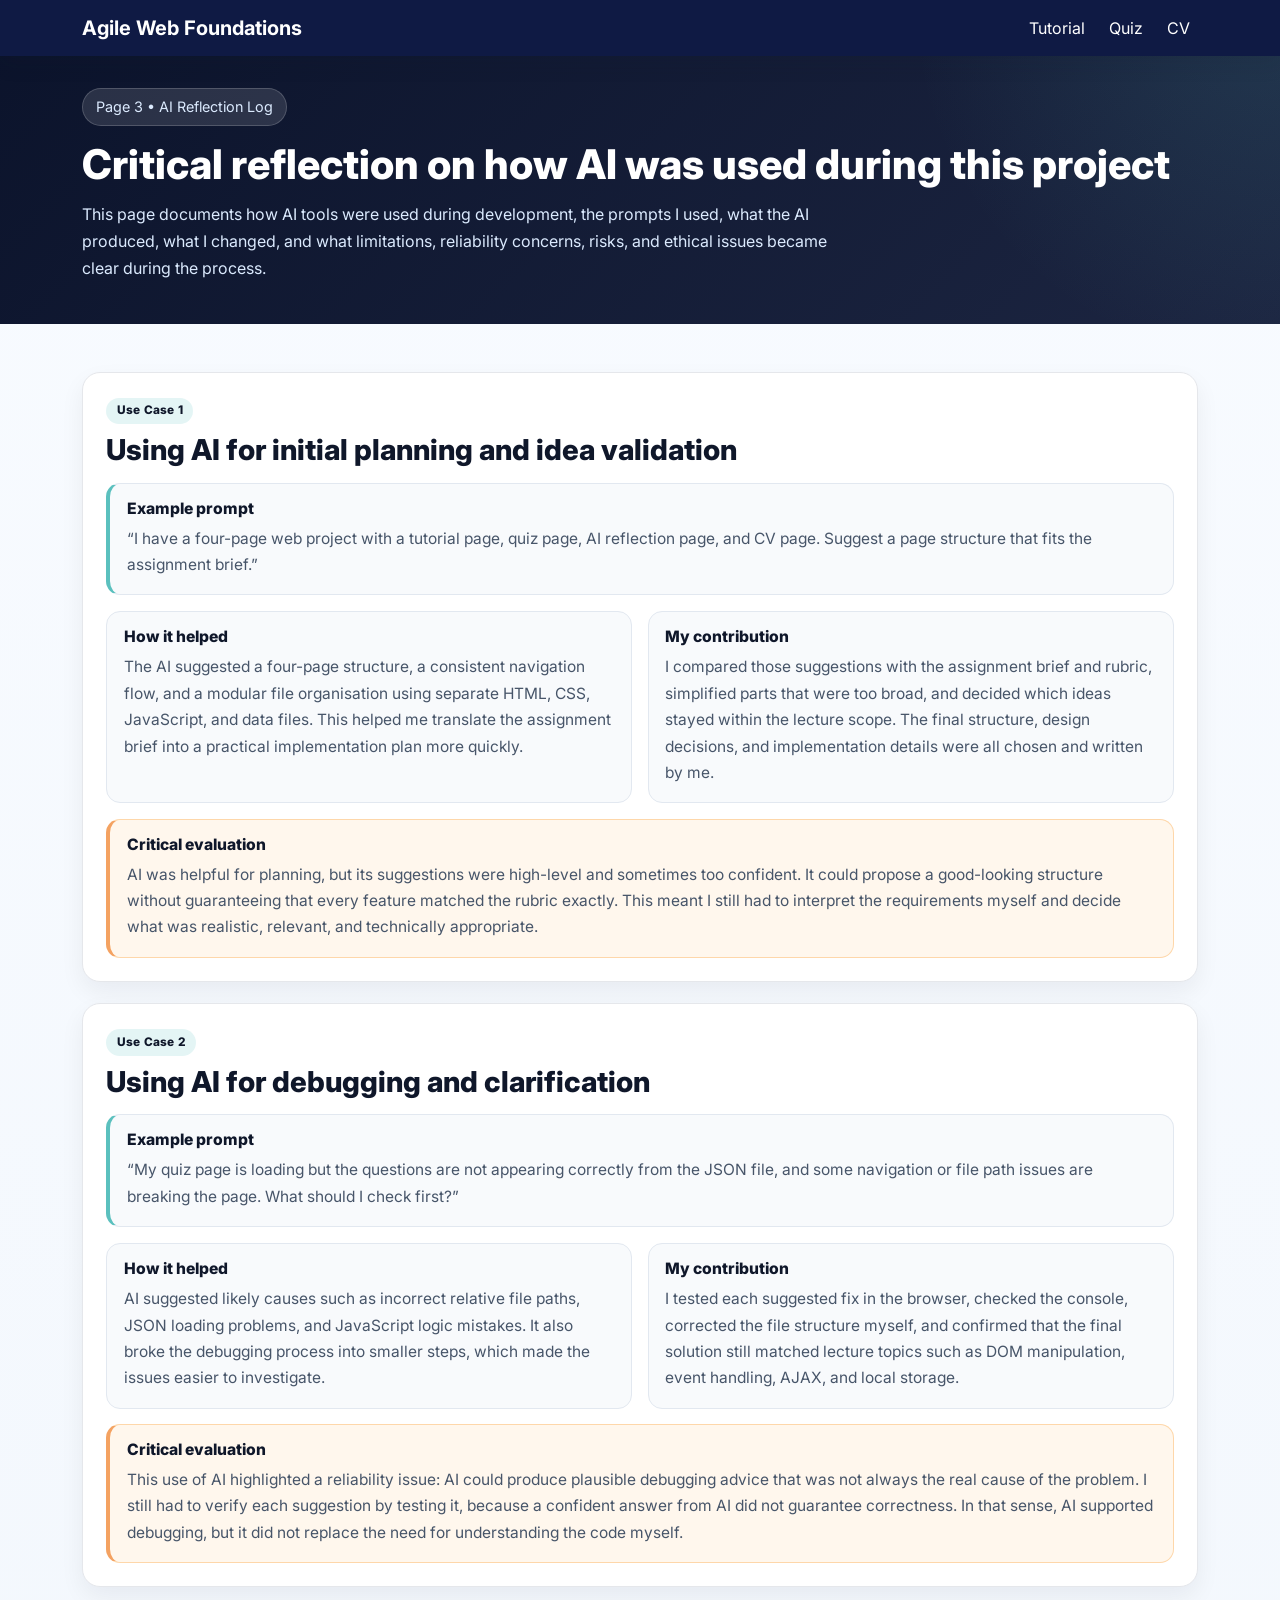
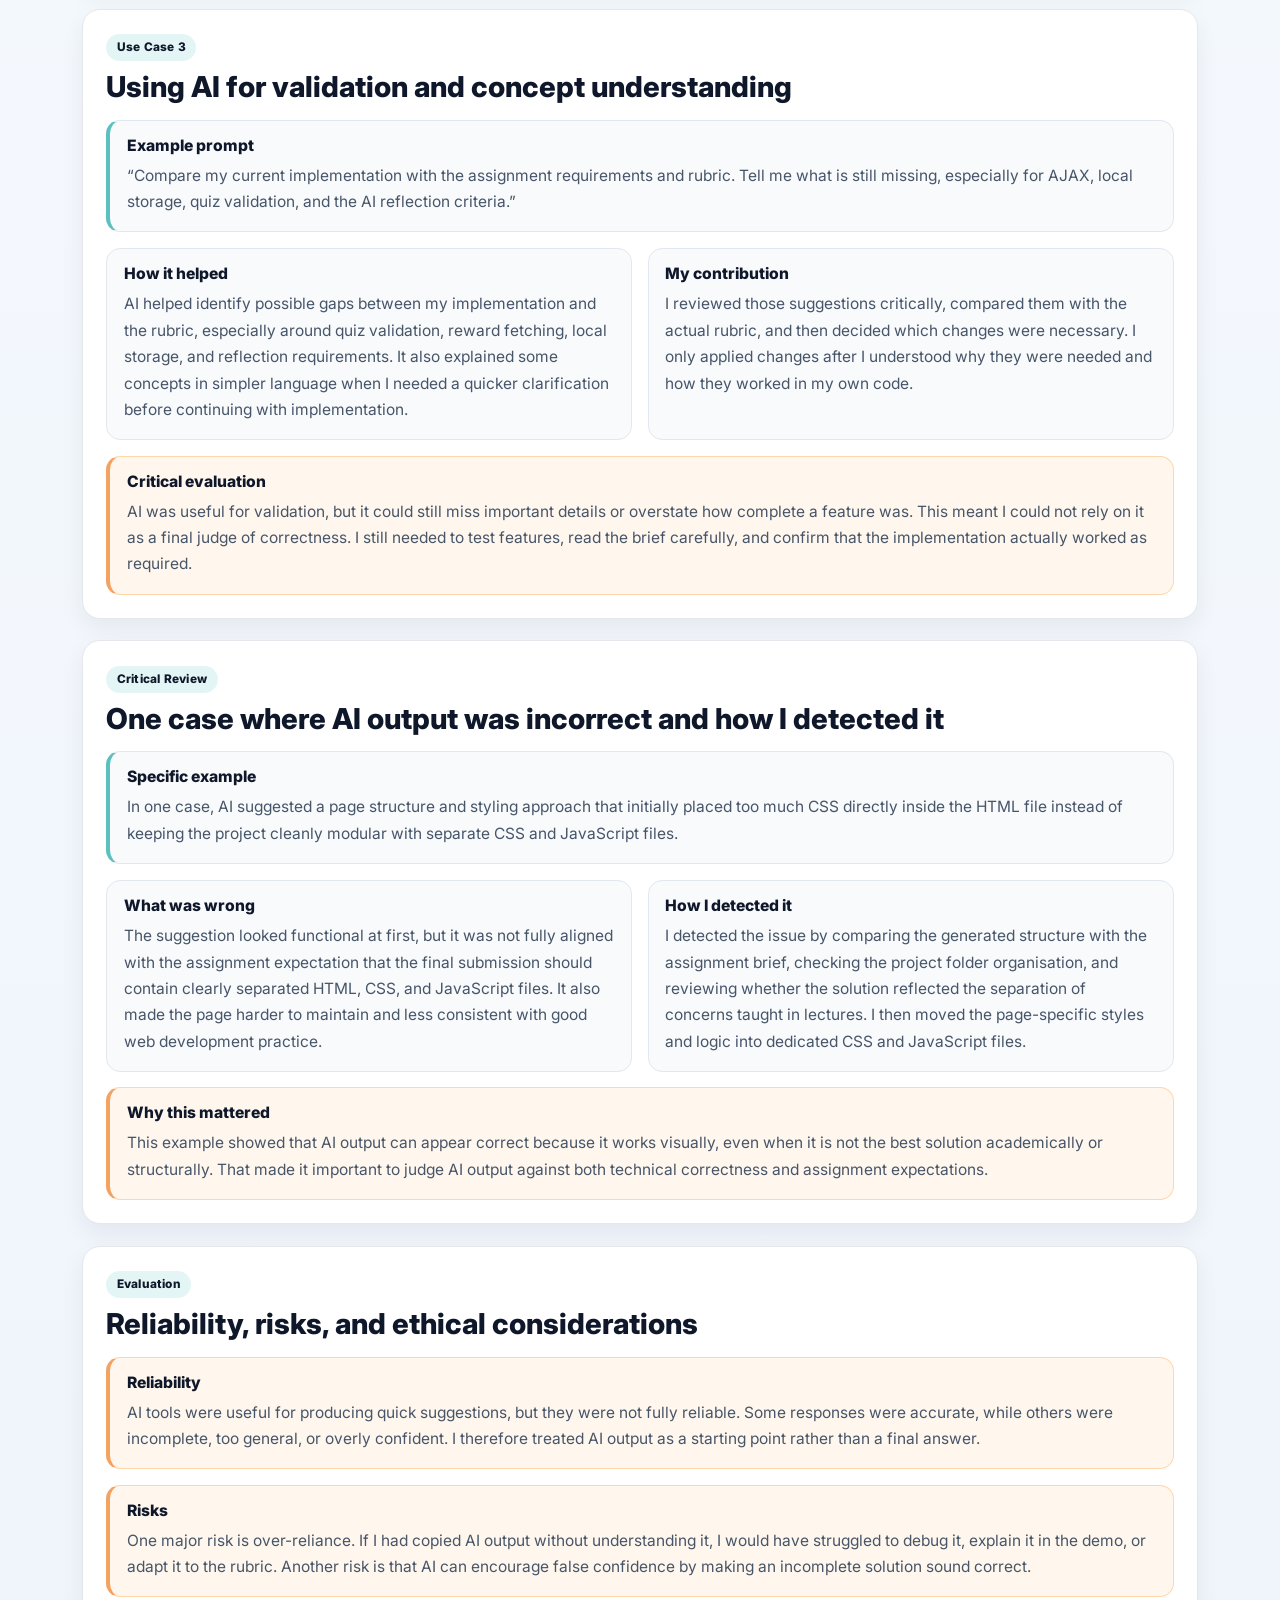
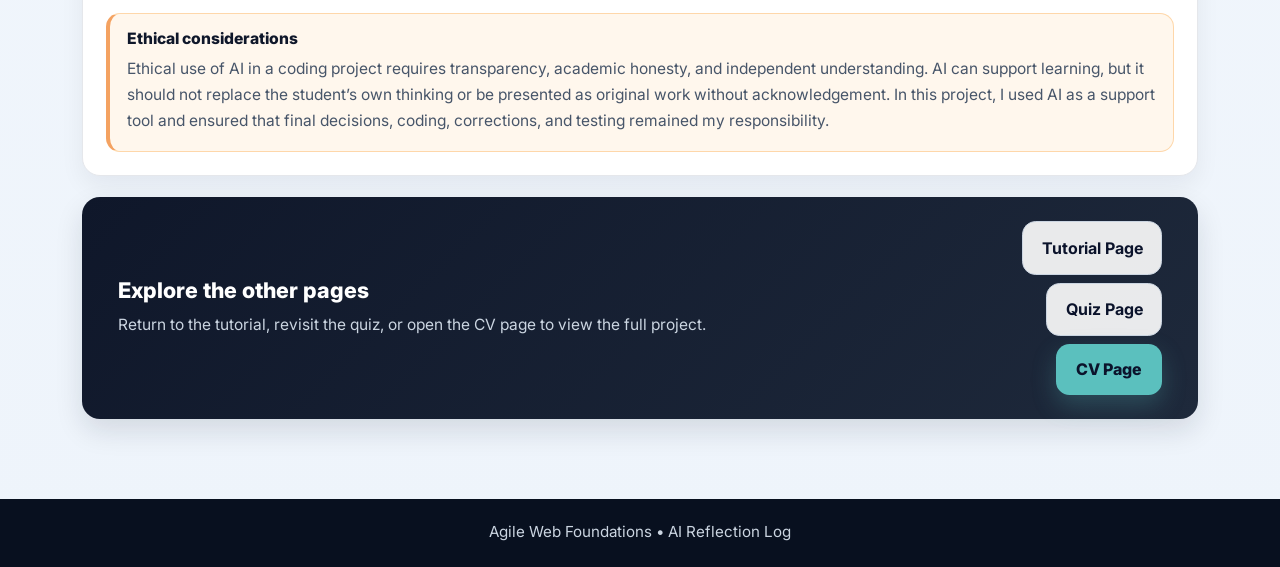
<file: reflection.html>
<!DOCTYPE html>
<html lang="en">
<head>
  <meta charset="UTF-8">
  <meta name="viewport" content="width=device-width, initial-scale=1.0">
  <title>Agile Web Foundations | AI Reflection Log</title>

  <link
    href="https://cdn.jsdelivr.net/npm/bootstrap@5.3.3/dist/css/bootstrap.min.css"
    rel="stylesheet"
    integrity="sha384-QWTKZyjpPEjISv5WaRU9OFeRpok6YctnYmDr5pNlyT2bRjXh0JMhjY6hW+ALEwIH"
    crossorigin="anonymous"
  >
  <link rel="preconnect" href="https://fonts.googleapis.com">
  <link rel="preconnect" href="https://fonts.gstatic.com" crossorigin>
  <link href="https://fonts.googleapis.com/css2?family=Inter:wght@400;500;600;700;800&display=swap" rel="stylesheet">

  <link rel="stylesheet" href="css/style.css">
  <link rel="stylesheet" href="css/reflection.css">
</head>
<body>
  <!-- Shared site navigation -->
  <nav class="navbar navbar-expand-lg navbar-dark fixed-top custom-navbar">
    <div class="container">
      <a class="navbar-brand fw-bold" href="index.html">Agile Web Foundations</a>
      <button
        class="navbar-toggler"
        type="button"
        data-bs-toggle="collapse"
        data-bs-target="#mainNav"
        aria-controls="mainNav"
        aria-expanded="false"
        aria-label="Toggle navigation"
      >
        <span class="navbar-toggler-icon"></span>
      </button>

      <div class="collapse navbar-collapse" id="mainNav">
        <ul class="navbar-nav ms-auto align-items-lg-center gap-lg-2">
          <li class="nav-item"><a class="nav-link" href="index.html">Tutorial</a></li>
          <li class="nav-item"><a class="nav-link" href="quiz.html">Quiz</a></li>
          <li class="nav-item"><a class="nav-link" href="cv.html">CV</a></li>
        </ul>
      </div>
    </div>
  </nav>

  <!-- Reflection page hero section -->
  <header class="reflection-hero">
    <div class="container">
      <span class="hero-badge">Page 3 • AI Reflection Log</span>
      <h1>Critical reflection on how AI was used during this project</h1>
      <p>
        This page documents how AI tools were used during development, the prompts I used, what the AI produced, what I changed, and what limitations, reliability concerns, risks, and ethical issues became clear during the process.
      </p>
    </div>
  </header>

  <!-- Main reflection content -->
  <main class="reflection-main py-5">
    <div class="container">
      <!-- Introduction: how AI was used overall -->
      

      <!-- Use Case 1: planning and idea validation -->
      <section class="reflection-card">
        <div class="section-heading">
          <span class="section-tag">Use Case 1</span>
          <h2>Using AI for initial planning and idea validation</h2>
        </div>

        <div class="prompt-box">
          <h3>Example prompt</h3>
          <p>
            “I have a four-page web project with a tutorial page, quiz page, AI reflection page, and CV page. Suggest a page structure that fits the assignment brief.”
          </p>
        </div>

        <div class="two-col">
          <div class="mini-card">
            <h3>How it helped</h3>
            <p>
              The AI suggested a four-page structure, a consistent navigation flow, and a modular file organisation using separate HTML, CSS, JavaScript, and data files. This helped me translate the assignment brief into a practical implementation plan more quickly.
            </p>
          </div>

          <div class="mini-card">
            <h3>My contribution</h3>
            <p>
              I compared those suggestions with the assignment brief and rubric, simplified parts that were too broad, and decided which ideas stayed within the lecture scope. The final structure, design decisions, and implementation details were all chosen and written by me.
            </p>
          </div>
        </div>

        <div class="analysis-box">
          <h3>Critical evaluation</h3>
          <p>
            AI was helpful for planning, but its suggestions were high-level and sometimes too confident. It could propose a good-looking structure without guaranteeing that every feature matched the rubric exactly. This meant I still had to interpret the requirements myself and decide what was realistic, relevant, and technically appropriate.
          </p>
        </div>
      </section>

      <!-- Use Case 2: debugging and clarification -->
      <section class="reflection-card">
        <div class="section-heading">
          <span class="section-tag">Use Case 2</span>
          <h2>Using AI for debugging and clarification</h2>
        </div>

        <div class="prompt-box">
          <h3>Example prompt</h3>
          <p>
            “My quiz page is loading but the questions are not appearing correctly from the JSON file, and some navigation or file path issues are breaking the page. What should I check first?”
          </p>
        </div>

        <div class="two-col">
          <div class="mini-card">
            <h3>How it helped</h3>
            <p>
              AI suggested likely causes such as incorrect relative file paths, JSON loading problems, and JavaScript logic mistakes. It also broke the debugging process into smaller steps, which made the issues easier to investigate.
            </p>
          </div>

          <div class="mini-card">
            <h3>My contribution</h3>
            <p>
              I tested each suggested fix in the browser, checked the console, corrected the file structure myself, and confirmed that the final solution still matched lecture topics such as DOM manipulation, event handling, AJAX, and local storage.
            </p>
          </div>
        </div>

        <div class="analysis-box">
          <h3>Critical evaluation</h3>
          <p>
            This use of AI highlighted a reliability issue: AI could produce plausible debugging advice that was not always the real cause of the problem. I still had to verify each suggestion by testing it, because a confident answer from AI did not guarantee correctness. In that sense, AI supported debugging, but it did not replace the need for understanding the code myself.
          </p>
        </div>
      </section>

      <!-- Use Case 3: validation against the rubric and concept understanding -->
      <section class="reflection-card">
        <div class="section-heading">
          <span class="section-tag">Use Case 3</span>
          <h2>Using AI for validation and concept understanding</h2>
        </div>
      
        <div class="prompt-box">
          <h3>Example prompt</h3>
          <p>
            “Compare my current implementation with the assignment requirements and rubric. Tell me what is still missing, especially for AJAX, local storage, quiz validation, and the AI reflection criteria.”
          </p>
        </div>
      
        <div class="two-col">
          <div class="mini-card">
            <h3>How it helped</h3>
            <p>
              AI helped identify possible gaps between my implementation and the rubric, especially around quiz validation, reward fetching, local storage, and reflection requirements. It also explained some concepts in simpler language when I needed a quicker clarification before continuing with implementation.
            </p>
          </div>

          <div class="mini-card">
            <h3>My contribution</h3>
            <p>
              I reviewed those suggestions critically, compared them with the actual rubric, and then decided which changes were necessary. I only applied changes after I understood why they were needed and how they worked in my own code.
            </p>
          </div>
        </div>
      
        <div class="analysis-box">
          <h3>Critical evaluation</h3>
          <p>
            AI was useful for validation, but it could still miss important details or overstate how complete a feature was. This meant I could not rely on it as a final judge of correctness. I still needed to test features, read the brief carefully, and confirm that the implementation actually worked as required.
          </p>
        </div>
      </section>

      <!-- Specific example of incorrect AI output and how it was detected -->
      <section class="reflection-card">
        <div class="section-heading">
          <span class="section-tag">Critical Review</span>
          <h2>One case where AI output was incorrect and how I detected it</h2>
        </div>

        <div class="prompt-box">
          <h3>Specific example</h3>
          <p>
            In one case, AI suggested a page structure and styling approach that initially placed too much CSS directly inside the HTML file instead of keeping the project cleanly modular with separate CSS and JavaScript files.
          </p>
        </div>

        <div class="two-col">
          <div class="mini-card">
            <h3>What was wrong</h3>
            <p>
              The suggestion looked functional at first, but it was not fully aligned with the assignment expectation that the final submission should contain clearly separated HTML, CSS, and JavaScript files. It also made the page harder to maintain and less consistent with good web development practice.
            </p>
          </div>

          <div class="mini-card">
            <h3>How I detected it</h3>
            <p>
              I detected the issue by comparing the generated structure with the assignment brief, checking the project folder organisation, and reviewing whether the solution reflected the separation of concerns taught in lectures. I then moved the page-specific styles and logic into dedicated CSS and JavaScript files.
            </p>
          </div>
        </div>

        <div class="analysis-box">
          <h3>Why this mattered</h3>
          <p>
            This example showed that AI output can appear correct because it works visually, even when it is not the best solution academically or structurally. That made it important to judge AI output against both technical correctness and assignment expectations.
          </p>
        </div>
      </section>

      <!-- Evaluation of AI reliability, risks, and ethics -->
      <section class="reflection-card">
        <div class="section-heading">
          <span class="section-tag">Evaluation</span>
          <h2>Reliability, risks, and ethical considerations</h2>
        </div>

        <div class="analysis-box">
          <h3>Reliability</h3>
          <p>
            AI tools were useful for producing quick suggestions, but they were not fully reliable. Some responses were accurate, while others were incomplete, too general, or overly confident. I therefore treated AI output as a starting point rather than a final answer.
          </p>
        </div>

        <div class="analysis-box">
          <h3>Risks</h3>
          <p>
            One major risk is over-reliance. If I had copied AI output without understanding it, I would have struggled to debug it, explain it in the demo, or adapt it to the rubric. Another risk is that AI can encourage false confidence by making an incomplete solution sound correct.
          </p>
        </div>

        <div class="analysis-box">
          <h3>Ethical considerations</h3>
          <p>
            Ethical use of AI in a coding project requires transparency, academic honesty, and independent understanding. AI can support learning, but it should not replace the student’s own thinking or be presented as original work without acknowledgement. In this project, I used AI as a support tool and ensured that final decisions, coding, corrections, and testing remained my responsibility.
          </p>
        </div>
      </section>

      <!-- Navigation to the other project pages -->
      <section class="next-page-card">
        <div class="container">
          <div class="row align-items-center g-4">
            <div class="col-md-8">
              <h2>Explore the other pages</h2>
              <p class="mb-0">
                Return to the tutorial, revisit the quiz, or open the CV page to view the full project.
              </p>
            </div>
            <div class="col-md-4 text-md-end d-flex flex-column gap-2 align-items-md-end">
              <a href="index.html" class="btn btn-soft">Tutorial Page</a>
              <a href="quiz.html" class="btn btn-soft">Quiz Page</a>
              <a href="cv.html" class="btn btn-brand">CV Page</a>
            </div>
          </div>
        </div>
      </section>

    </div>
  </main>

  <!-- Page footer -->
  <footer class="site-footer">
    <div class="container">
      <p class="footer-text">Agile Web Foundations • AI Reflection Log</p>
    </div>
  </footer>

  <script
    src="https://cdn.jsdelivr.net/npm/bootstrap@5.3.3/dist/js/bootstrap.bundle.min.js"
    integrity="sha384-YvpcrYf0tY3lHB60NNkmXc5s9fDVZLESaAA55NDzOxhy9GkcIdslK1eN7N6jIeHz"
    crossorigin="anonymous"
  ></script>
</body>
</html>
</file>
<file: css/style.css>
:root {
    --bg-dark: #0b132b;
    --bg-mid: #1c2541;
    --accent: #5bc0be;
    --accent-2: #f4a261;
    --card: #ffffff;
    --text-dark: #1f2937;
    --muted: #64748b;
    --border: #dbe4ee;
    --danger: #d62828;
    --success: #2a9d8f;
    --warning: #f59e0b;
    --shadow: 0 18px 40px rgba(11, 19, 43, 0.12);
  }
  
  * {
    box-sizing: border-box;
  }
  
  html {
    scroll-behavior: smooth;
  }
  
  body {
    margin: 0;
    font-family: "Inter", sans-serif;
    color: var(--text-dark);
    background: linear-gradient(180deg, #f8fbff 0%, #eef4fb 100%);
  }
  
  .custom-navbar {
    background: rgba(11, 19, 43, 0.96);
    box-shadow: 0 8px 24px rgba(0, 0, 0, 0.12);
  }
  
  .navbar-brand,
  .nav-link {
    color: white !important;
  }
  
  .nav-link:hover,
  .nav-link:focus {
    color: var(--accent) !important;
  }
  
  .btn-brand {
    background: var(--accent);
    color: var(--bg-dark);
    border: none;
    font-weight: 800;
    padding: 0.85rem 1.25rem;
    border-radius: 0.85rem;
    transition: transform 0.25s ease, box-shadow 0.25s ease;
    box-shadow: 0 10px 25px rgba(91, 192, 190, 0.25);
  }
  
  .btn-brand:hover {
    transform: translateY(-2px);
    background: #78d6d4;
    color: var(--bg-dark);
  }
  
  .btn-soft {
    background: white;
    color: var(--bg-dark);
    border: 1px solid #cbd5e1;
    font-weight: 700;
    padding: 0.85rem 1.15rem;
    border-radius: 0.85rem;
  }
  
  .btn-soft:hover {
    background: #f8fafc;
    color: var(--bg-dark);
  }
  
  .hero-badge {
    display: inline-block;
    background: rgba(255, 255, 255, 0.12);
    border: 1px solid rgba(255, 255, 255, 0.18);
    color: #dbeafe;
    padding: 0.45rem 0.8rem;
    border-radius: 999px;
    font-size: 0.9rem;
    margin-bottom: 1rem;
  }
  
  .site-footer {
    background: #08101f;
    color: #cbd5e1;
    padding: 1.4rem 0;
    margin-top: 2rem;
  }
  
  .footer-text {
    margin: 0;
    text-align: center;
    font-size: 0.95rem;
  }

  .inline-link {
    display: inline-block;
    margin-top: 0.65rem;
    color: #0f766e;
    font-weight: 700;
    text-decoration: none;
  }
  
  .inline-link:hover {
    text-decoration: underline;
  }

  .cta-links-wrap {
    display: flex;
    flex-direction: column;
    gap: 0.8rem;
    align-items: flex-end;
  }
  
  .cta-links-wrap .btn-soft,
  .cta-links-wrap .btn-brand {
    min-width: 220px;
    text-align: center;
  }
  
  @media (max-width: 767px) {
    .cta-links-wrap {
      align-items: stretch;
    }
  
    .cta-links-wrap .btn-soft,
    .cta-links-wrap .btn-brand {
      width: 100%;
      min-width: 0;
    }
  }

  .hover-demo-box {
    background: #f8fafc;
    border: 2px dashed #cbd5e1;
    border-radius: 1rem;
    padding: 1rem;
    text-align: center;
    font-weight: 600;
    color: #334155;
    transition: background 0.25s ease, border-color 0.25s ease, transform 0.25s ease;
    cursor: pointer;
  }
  
  .hover-demo-box.active {
    background: #ecfeff;
    border-color: #5bc0be;
    transform: translateY(-2px);
    color: #0f172a;
  }

  /* Shared fixed navbar styling across pages */
.site-navbar,
.custom-navbar {
  background: #0f1a44 !important;
  backdrop-filter: blur(8px);
  box-shadow: 0 8px 20px rgba(15, 23, 42, 0.12);
  z-index: 1050;
}

.site-navbar .navbar-brand,
.site-navbar .nav-link,
.custom-navbar .navbar-brand,
.custom-navbar .nav-link {
  color: #ffffff !important;
  opacity: 1 !important;
}

.site-navbar .nav-link:hover,
.site-navbar .nav-link:focus,
.custom-navbar .nav-link:hover,
.custom-navbar .nav-link:focus {
  color: #8dd9d7 !important;
}

.site-navbar .navbar-collapse,
.custom-navbar .navbar-collapse {
  background: transparent;
}

@media (max-width: 991px) {
  .site-navbar .navbar-collapse,
  .custom-navbar .navbar-collapse {
    background: #0f1a44;
    margin-top: 0.75rem;
    padding: 0.75rem;
    border-radius: 0.75rem;
  }
}
</file>
<file: css/tutorial.css>
:root {
    --bg-dark: #0b132b;
    --bg-mid: #1c2541;
    --accent: #5bc0be;
    --accent-2: #f4a261;
    --text-light: #f8fafc;
    --text-dark: #1f2937;
    --muted: #64748b;
    --card: #ffffff;
    --border: #dbe4ee;
    --shadow: 0 18px 40px rgba(11, 19, 43, 0.12);
  }
  
  .tutorial-hero {
    background:
      radial-gradient(circle at top right, rgba(91, 192, 190, 0.18), transparent 28%),
      linear-gradient(135deg, var(--bg-dark), var(--bg-mid));
    color: var(--text-light);
    padding: 6.5rem 0 4.5rem;
    position: relative;
    overflow: hidden;
  }
  
  .tutorial-hero::after {
    content: "";
    position: absolute;
    width: 320px;
    height: 320px;
    border-radius: 50%;
    background: rgba(244, 162, 97, 0.12);
    right: -80px;
    top: -60px;
  }
  
  .tutorial-hero-inner {
    max-width: 1360px;
  }
  
  .tutorial-hero-badge {
    display: inline-block;
    background: rgba(255, 255, 255, 0.12);
    border: 1px solid rgba(255, 255, 255, 0.18);
    color: #dbeafe;
    padding: 0.45rem 0.8rem;
    border-radius: 999px;
    font-size: 0.9rem;
    margin-bottom: 1rem;
  }
  
  .tutorial-hero h1 {
    font-size: clamp(2.2rem, 4vw, 4rem);
    font-weight: 800;
    line-height: 1.1;
    margin-bottom: 1rem;
    color: #ffffff;
  }
  
  .tutorial-hero p {
    font-size: 0.96rem;
    line-height: 1.75;
    color: #dbeafe;
    width: min(100%, 1180px);
    margin-bottom: 0;
  }
  
  .tutorial-hero-actions {
    margin-top: 1.8rem;
    display: flex;
    gap: 1rem;
    flex-wrap: wrap;
  }
  
  .summary-cards {
    margin-top: -2.5rem;
    position: relative;
    z-index: 3;
  }
  
  .summary-card {
    background: var(--card);
    border-radius: 1.15rem;
    padding: 1.4rem;
    border: 1px solid rgba(219, 228, 238, 0.9);
    box-shadow: var(--shadow);
    height: 100%;
  }
  
  .summary-card h3 {
    font-size: 1.1rem;
    font-weight: 700;
    margin-bottom: 0.75rem;
  }
  
  .summary-card p {
    margin: 0;
    color: var(--muted);
    line-height: 1.7;
  }
  
  .section-block {
    padding: 4.5rem 0;
  }
  
  .section-title {
    font-size: clamp(1.8rem, 3vw, 2.7rem);
    font-weight: 800;
    margin-bottom: 0.9rem;
    color: var(--bg-dark);
  }
  
  .section-subtitle {
    max-width: 760px;
    color: var(--muted);
    line-height: 1.8;
    margin-bottom: 2rem;
  }
  
  .topic-card {
    background: white;
    border-radius: 1.2rem;
    padding: 1.7rem;
    border: 1px solid var(--border);
    box-shadow: var(--shadow);
    height: 100%;
  }
  
  .topic-label {
    display: inline-block;
    font-size: 0.8rem;
    font-weight: 800;
    letter-spacing: 0.08em;
    text-transform: uppercase;
    color: var(--accent-2);
    background: rgba(244, 162, 97, 0.14);
    padding: 0.35rem 0.6rem;
    border-radius: 999px;
    margin-bottom: 0.9rem;
  }
  
  .topic-card h3 {
    font-size: 1.45rem;
    font-weight: 800;
    margin-bottom: 0.85rem;
    color: var(--bg-dark);
  }
  
  .topic-card p,
  .topic-card li {
    color: #475569;
    line-height: 1.75;
  }
  
  .topic-card ul {
    padding-left: 1.1rem;
    margin-bottom: 1.2rem;
  }
  
  .code-card {
    background: #0f172a;
    color: #e2e8f0;
    border-radius: 1rem;
    padding: 1rem;
    overflow-x: auto;
    font-size: 0.95rem;
    line-height: 1.65;
    margin-top: 1rem;
    border: 1px solid rgba(148, 163, 184, 0.2);
  }
  
  .code-card code {
    color: inherit;
    white-space: pre;
  }
  
  .highlight-box {
    background: linear-gradient(135deg, rgba(91, 192, 190, 0.1), rgba(255, 255, 255, 0.9));
    border-left: 4px solid var(--accent);
    padding: 1rem 1rem 1rem 1.1rem;
    border-radius: 0.85rem;
    color: #334155;
    margin-top: 1rem;
  }
  
  .demo-panel,
  .sandbox-card {
    background: #ffffff;
    border: 1px solid var(--border);
    border-radius: 1.2rem;
    padding: 1.5rem;
    box-shadow: var(--shadow);
    height: 100%;
  }
  
  .demo-panel h4,
  .sandbox-card h4 {
    font-size: 1.15rem;
    font-weight: 800;
    color: var(--bg-dark);
    margin-bottom: 0.8rem;
  }
  
  .mini-preview {
    background: #f8fafc;
    border: 1px dashed #cbd5e1;
    border-radius: 1rem;
    padding: 1.1rem;
    min-height: 200px;
  }
  
  .sample-page {
    border: 1px solid #d1d5db;
    border-radius: 0.85rem;
    overflow: hidden;
    background: white;
  }
  
  .sample-header {
    background: #dbeafe;
    padding: 0.8rem 1rem;
    font-weight: 700;
    transition: all 0.25s ease;
  }
  
  .sample-nav {
    background: #1e293b;
    color: white;
    padding: 0.7rem 1rem;
    display: flex;
    gap: 1rem;
    flex-wrap: wrap;
    transition: all 0.25s ease;
  }
  
  .sample-main {
    padding: 1rem;
  }
  
  .sample-footer {
    background: #e2e8f0;
    padding: 0.75rem 1rem;
    font-size: 0.92rem;
  }
  
  .demo-controls {
    display: flex;
    gap: 0.6rem;
    flex-wrap: wrap;
    margin-bottom: 1rem;
  }
  
  .demo-controls .btn,
  .demo-controls .form-range,
  .demo-controls .form-select {
    max-width: 100%;
  }
  
  .editable-box {
    background: white;
    border: 1px solid #cbd5e1;
    border-radius: 1rem;
    padding: 1rem;
    min-height: 220px;
    transition: all 0.25s ease;
  }
  
  .editable-box h5 {
    font-weight: 800;
    margin-bottom: 0.7rem;
  }
  
  .editable-box p {
    margin-bottom: 0;
    line-height: 1.8;
  }
  
  .dom-output {
    background: #0b132b;
    color: #dbeafe;
    border-radius: 1rem;
    padding: 1rem;
    min-height: 140px;
    line-height: 1.8;
  }
  
  .hover-demo-box {
    background: #f8fafc;
    border: 2px dashed #cbd5e1;
    border-radius: 1rem;
    padding: 1rem;
    text-align: center;
    font-weight: 600;
    color: #334155;
    transition: background 0.25s ease, border-color 0.25s ease, transform 0.25s ease;
    cursor: pointer;
  }
  
  .hover-demo-box.active {
    background: #ecfeff;
    border-color: #5bc0be;
    transform: translateY(-2px);
    color: #0f172a;
  }
  
  .concept-table-wrap {
    overflow-x: auto;
  }
  
  .concept-table {
    width: 100%;
    border-collapse: collapse;
    background: white;
    border-radius: 1rem;
    overflow: hidden;
    box-shadow: var(--shadow);
  }
  
  .concept-table th,
  .concept-table td {
    padding: 1rem;
    border-bottom: 1px solid #e2e8f0;
    text-align: left;
    vertical-align: top;
  }
  
  .concept-table th {
    background: #0b132b;
    color: white;
    font-weight: 700;
  }
  
  .tutorial-quiz-cta {
    background: linear-gradient(135deg, var(--bg-mid), var(--bg-dark));
    color: white;
    border-radius: 1.5rem;
    padding: 2.25rem;
    box-shadow: var(--shadow);
  }
  
  .tutorial-quiz-cta h3 {
    font-size: 1.7rem;
    font-weight: 800;
    margin-bottom: 0.8rem;
  }
  
  .tutorial-quiz-cta p {
    color: #dbeafe;
    line-height: 1.8;
    margin-bottom: 0;
    max-width: 760px;
  }
  
  .tutorial-quiz-cta .row {
    align-items: center;
  }
  
  .tutorial-quiz-btn {
    min-width: 220px;
    text-align: center;
  }
  
  .section-anchor {
    position: relative;
    top: -90px;
  }
  
  @media (max-width: 991px) {
    .summary-cards {
      margin-top: 2rem;
    }
  
    .tutorial-hero {
      padding-top: 5.5rem;
    }
  
    .tutorial-hero p {
      width: 100%;
      font-size: 1rem;
    }
  }
  
  @media (max-width: 767px) {
    .tutorial-quiz-cta {
      padding: 1.5rem;
    }
  
    .tutorial-quiz-btn {
      width: 100%;
      min-width: 0;
    }
  }
  
  @media (max-width: 576px) {
    .tutorial-hero-actions {
      flex-direction: column;
    }
  
    .tutorial-hero-actions .btn,
    .tutorial-hero-actions .btn-outline-light-custom,
    .tutorial-quiz-btn {
      width: 100%;
      text-align: center;
    }
  }
</file>
<file: css/cv.css>
.cv-hero {
    background:
      radial-gradient(circle at top right, rgba(91, 192, 190, 0.14), transparent 28%),
      linear-gradient(135deg, #0b132b, #1c2541);
    color: white;
    padding: 6rem 0 3.2rem;
  }
  
  .cv-hero h1 {
    font-size: clamp(2.3rem, 4vw, 3.8rem);
    font-weight: 800;
    line-height: 1.05;
    margin-bottom: 0.5rem;
  }
  
  .hero-role {
    font-size: 1.15rem;
    font-weight: 700;
    color: #5bc0be;
    margin-bottom: 0.9rem;
  }
  
  .hero-summary {
    max-width: 760px;
    color: #dbeafe;
    line-height: 1.8;
    margin-bottom: 1rem;
  }
  
  .hero-contact {
    display: flex;
    flex-wrap: wrap;
    gap: 0.9rem;
    margin-bottom: 1rem;
  }
  
  .hero-contact span {
    background: rgba(255, 255, 255, 0.1);
    border: 1px solid rgba(255, 255, 255, 0.16);
    padding: 0.45rem 0.7rem;
    border-radius: 999px;
    font-size: 0.92rem;
  }
  
  .hero-links {
    display: flex;
    gap: 0.8rem;
    flex-wrap: wrap;
  }

  .hero-stats {
    display: grid;
    grid-template-columns: repeat(3, minmax(0, 1fr));
    gap: 0.9rem;
    margin-top: 1.2rem;
    max-width: 760px;
  }
  
  .hero-stat-card {
    background: rgba(255, 255, 255, 0.1);
    border: 1px solid rgba(255, 255, 255, 0.14);
    border-radius: 16px;
    padding: 0.95rem 1rem;
    backdrop-filter: blur(6px);
  }
  
  .hero-stat-number {
    display: block;
    font-size: 1.7rem;
    font-weight: 800;
    color: #ffffff;
    line-height: 1;
    margin-bottom: 0.35rem;
  }
  
  .hero-stat-label {
    display: block;
    font-size: 0.88rem;
    color: #dbeafe;
    line-height: 1.4;
  }
  
  .secondary-summary {
    margin-top: -0.2rem;
  }
  
  .profile-card,
  .cv-card {
    background: white;
    border: 1px solid #e5e7eb;
    border-radius: 18px;
    box-shadow: 0 10px 24px rgba(15, 23, 42, 0.06);
  }
  
  .profile-card {
    padding: 1.4rem;
    color: #0f172a;
  }
  
  .profile-card h2,
  .cv-card h2 {
    font-size: 1.2rem;
    font-weight: 800;
    margin-bottom: 0.8rem;
    color: #0f172a;
  }
  
  .profile-card p,
  .cv-card p,
  .cv-card li {
    color: #475569;
    line-height: 1.75;
  }
  
  .profile-photo-wrap {
    width: 108px;
    height: 108px;
    border-radius: 50%;
    padding: 4px;
    background: linear-gradient(135deg, #5bc0be, #7dd3fc);
    margin-bottom: 1rem;
  }
  
  .profile-photo {
    width: 100%;
    height: 100%;
    object-fit: cover;
    border-radius: 50%;
    display: block;
    background: #e2e8f0;
  }
  
  .quick-summary-box {
    display: none;
    margin-top: 1rem;
    padding: 0.95rem 1rem;
    border-radius: 14px;
    background: #f8fafc;
    border: 1px solid #e2e8f0;
  }
  
  .cv-main {
    padding: 2rem 0 4rem;
  }
  
  .cv-card {
    padding: 1.35rem;
    margin-bottom: 1.3rem;
  }
  
  .timeline-item {
    padding: 1rem 0;
    border-bottom: 1px solid #e5e7eb;
  }
  
  .timeline-item:last-child {
    border-bottom: none;
    padding-bottom: 0;
  }
  
  .timeline-head {
    display: flex;
    justify-content: space-between;
    gap: 1rem;
    flex-wrap: wrap;
    margin-bottom: 0.6rem;
  }
  
  .timeline-head h3,
  .side-item h3,
  .project-item h3 {
    font-size: 1rem;
    font-weight: 800;
    margin-bottom: 0.2rem;
    color: #0f172a;
  }
  
  .timeline-org {
    margin-bottom: 0;
    color: #64748b;
  }
  
  .timeline-date,
  .side-item span {
    color: #64748b;
    font-size: 0.92rem;
    font-weight: 600;
  }
  
  .project-grid {
    display: grid;
    gap: 1rem;
  }
  
  .project-item {
    padding: 1rem;
    background: #f8fafc;
    border: 1px solid #e2e8f0;
    border-radius: 14px;
    transition: transform 0.25s ease, box-shadow 0.25s ease;
  }

  .project-item:hover {
    transform: translateY(-4px);
    box-shadow: 0 12px 24px rgba(15, 23, 42, 0.08);
  }
  
  .side-item {
    padding: 0.9rem 0;
    border-bottom: 1px solid #e5e7eb;
  }
  
  .side-item:last-child {
    border-bottom: none;
    padding-bottom: 0;
  }
  
  .skill-group {
    margin-bottom: 1rem;
  }
  
  .skill-label-row {
    display: flex;
    justify-content: space-between;
    gap: 1rem;
    margin-bottom: 0.4rem;
    font-size: 0.95rem;
    font-weight: 700;
    color: #0f172a;
  }
  
  .skill-bar {
    width: 100%;
    height: 12px;
    border-radius: 999px;
    background: #e2e8f0;
    overflow: hidden;
  }
  
  .skill-fill {
    height: 100%;
    width: 0;
    border-radius: 999px;
    background: linear-gradient(90deg, #5bc0be, #7dd3fc);
    transition: width 1.2s ease;
  }
  
  .simple-list {
    padding-left: 1.1rem;
    margin-bottom: 0;
  }
  
  .reference-note {
    margin-top: 0.8rem;
    padding: 0.9rem 1rem;
    border-radius: 12px;
    background: #fff7ed;
    border-left: 4px solid #f4a261;
    color: #9a3412;
  }
  
  @media (max-width: 991px) {
    .cv-hero {
      padding-top: 5.2rem;
    }
  }
  
  @media (max-width: 767px) {
    .hero-contact {
      flex-direction: column;
      gap: 0.6rem;
    }
  
    .timeline-head,
    .skill-label-row {
      flex-direction: column;
    }
  
    .hero-stats {
      grid-template-columns: 1fr;
    }
  }

  .highlight-card {
    background: linear-gradient(135deg, #f8fafc, #ffffff);
    border-left: 4px solid #5bc0be;
  }
  
  .references-section {
    scroll-margin-top: 90px;
  }
  
  .references-intro {
    margin-bottom: 0.8rem;
  }
  
  .references-list li {
    margin-bottom: 0.45rem;
  }
  
  .reveal-on-scroll {
    opacity: 0;
    transform: translateY(18px);
    transition: opacity 0.7s ease, transform 0.7s ease;
  }
  
  .reveal-on-scroll.is-visible {
    opacity: 1;
    transform: translateY(0);
  }

  
  .profile-card {
    padding: 1.4rem;
    color: #0f172a;
    position: sticky;
    top: 84px;
  }
  
  .profile-photo-wrap {
    width: 108px;
    height: 108px;
    border-radius: 50%;
    padding: 4px;
    background: linear-gradient(135deg, #5bc0be, #7dd3fc);
    margin: 0 auto 1rem;
  }
  
  .profile-photo {
    width: 100%;
    height: 100%;
    object-fit: cover;
    border-radius: 50%;
    display: block;
    background: #e2e8f0;
  }
  
  .profile-photo-large {
    width: 140px;
    height: 140px;
  }
  
  .hero-profile-card {
    text-align: center;
    margin-top: -38px;
  }
  
  .profile-link-stack {
    display: grid;
    gap: 0.7rem;
    margin-bottom: 1rem;
  }
  
  .reference-person {
    background: #f8fafc;
    border: 1px solid #e2e8f0;
    border-radius: 14px;
    padding: 0.85rem 0.95rem;
    margin-bottom: 0.8rem;
  }
  
  .reference-person h3 {
    font-size: 0.92rem;
    font-weight: 700;
    margin-bottom: 0.25rem;
    color: #0f172a;
  }
  
  .reference-person p {
    font-size: 0.9rem;
    margin-bottom: 0.15rem;
  }
  
  .references-section h2 {
    font-size: 1rem;
  }
  
  .references-intro,
  .references-list li {
    font-size: 0.92rem;
    line-height: 1.6;
  }

  .profile-card {
    position: static;
  }
  
  .hero-profile-card {
    margin-top: 0;
  }
</file>
<file: css/quiz.css>
.quiz-hero {
    background:
      radial-gradient(circle at top right, rgba(91, 192, 190, 0.18), transparent 28%),
      linear-gradient(135deg, var(--bg-dark), var(--bg-mid));
    color: white;
    padding: 6.3rem 0 4rem;
  }
  
  .quiz-hero h1 {
    font-size: clamp(2.1rem, 4vw, 3.6rem);
    font-weight: 800;
    line-height: 1.1;
    margin-bottom: 0.9rem;
  }
  
  .quiz-hero p {
    max-width: 760px;
    color: #dbeafe;
    line-height: 1.8;
    margin-bottom: 0;
  }
  
  .quiz-main {
    padding: 2.5rem 0 4rem;
  }
  
  .info-card,
  .quiz-card,
  .result-card,
  .history-card {
    background: var(--card);
    border: 1px solid var(--border);
    border-radius: 1.25rem;
    box-shadow: var(--shadow);
    padding: 1.35rem;
  }
  
  .info-card h2,
  .quiz-card h2,
  .result-card h2,
  .history-card h2 {
    font-size: 1.2rem;
    font-weight: 800;
    margin-bottom: 0.75rem;
    color: var(--bg-dark);
  }
  
  .info-card p,
  .history-card p,
  .info-card li {
    color: var(--muted);
    line-height: 1.75;
  }
  
  .status-pill {
    display: inline-flex;
    align-items: center;
    gap: 0.45rem;
    padding: 0.45rem 0.75rem;
    border-radius: 999px;
    font-size: 0.9rem;
    font-weight: 700;
    background: #e0f2fe;
    color: #0f172a;
  }
  
  .quiz-header {
    display: flex;
    flex-wrap: wrap;
    align-items: center;
    justify-content: space-between;
    gap: 1rem;
    margin-bottom: 1.3rem;
  }
  
  .small-note {
    color: var(--muted);
    font-size: 0.95rem;
    margin: 0;
  }
  
  .progress {
    height: 14px;
    border-radius: 999px;
    background: #e2e8f0;
    overflow: hidden;
  }
  
  .progress-bar {
    background: linear-gradient(90deg, var(--accent), #7dd3fc);
    transition: width 0.3s ease;
  }
  
  .progress-side {
    min-width: 220px;
  }
  
  .question-card {
    border: 1px solid #dbe4ee;
    border-radius: 1rem;
    padding: 1.25rem;
    background: #fcfdff;
    margin-bottom: 1rem;
  }
  
  .question-card.unanswered {
    border: 2px solid var(--danger);
    background: #fff5f5;
  }
  
  .question-number {
    display: inline-block;
    background: rgba(91, 192, 190, 0.16);
    color: #0f172a;
    padding: 0.3rem 0.65rem;
    border-radius: 999px;
    font-size: 0.85rem;
    font-weight: 800;
    margin-bottom: 0.75rem;
  }
  
  .question-text {
    font-size: 1.08rem;
    font-weight: 700;
    margin-bottom: 1rem;
    color: var(--bg-dark);
  }
  
  .option-label {
    display: flex;
    align-items: flex-start;
    gap: 0.75rem;
    border: 1px solid #dbe4ee;
    border-radius: 0.9rem;
    padding: 0.85rem 0.95rem;
    background: white;
    margin-bottom: 0.75rem;
    cursor: pointer;
  }
  
  .option-label:hover {
    border-color: var(--accent);
    background: #f0fdfa;
  }
  
  .option-label input {
    margin-top: 0.25rem;
    flex-shrink: 0;
  }
  
  .option-text {
    line-height: 1.65;
    color: #334155;
  }
  
  .quiz-actions {
    display: flex;
    gap: 0.8rem;
    flex-wrap: wrap;
    align-items: center;
    justify-content: space-between;
    margin-top: 1.5rem;
  }
  
  .result-card {
    display: none;
  }
  
  .result-grid {
    display: grid;
    grid-template-columns: repeat(4, minmax(0, 1fr));
    gap: 1rem;
    margin-top: 1rem;
  }
  
  .stat-box {
    background: #f8fafc;
    border: 1px solid #dbe4ee;
    border-radius: 1rem;
    padding: 1rem;
  }
  
  .stat-label {
    font-size: 0.85rem;
    font-weight: 700;
    text-transform: uppercase;
    letter-spacing: 0.04em;
    color: var(--muted);
    margin-bottom: 0.4rem;
  }
  
  .stat-value {
    font-size: 1.5rem;
    font-weight: 800;
    color: var(--bg-dark);
  }
  
  .pass-message {
    margin-top: 1rem;
    padding: 1rem;
    border-radius: 1rem;
    font-weight: 600;
    line-height: 1.75;
  }
  
  .pass-message.pass {
    background: #ecfdf5;
    border: 1px solid #a7f3d0;
    color: #065f46;
  }
  
  .pass-message.fail {
    background: #fff7ed;
    border: 1px solid #fdba74;
    color: #9a3412;
  }
  
  .reward-box {
    display: none;
    margin-top: 1rem;
    background: linear-gradient(135deg, #fff7ed, #fffbeb);
    border: 1px solid #fdba74;
    border-radius: 1rem;
    padding: 1rem;
  }
  
  .reward-box h3 {
    font-size: 1.1rem;
    font-weight: 800;
    margin-bottom: 0.55rem;
    color: #9a3412;
  }
  
  .reward-badge {
    display: inline-block;
    background: #f59e0b;
    color: white;
    font-size: 0.8rem;
    font-weight: 800;
    letter-spacing: 0.04em;
    padding: 0.35rem 0.6rem;
    border-radius: 999px;
    margin-bottom: 0.7rem;
  }
  
  .attempt-list {
    display: grid;
    gap: 0.85rem;
    margin-top: 1rem;
  }
  
  .attempt-item {
    border: 1px solid #dbe4ee;
    border-radius: 1rem;
    padding: 1rem;
    background: #fcfdff;
  }
  
  .attempt-head {
    display: flex;
    flex-wrap: wrap;
    justify-content: space-between;
    gap: 0.6rem;
    margin-bottom: 0.45rem;
  }
  
  .attempt-title {
    font-weight: 800;
    color: var(--bg-dark);
  }
  
  .attempt-date {
    color: var(--muted);
    font-size: 0.95rem;
  }
  
  .attempt-meta {
    color: #475569;
    line-height: 1.7;
    margin: 0;
  }
  
  .empty-state,
  .error-box {
    border-radius: 1rem;
    padding: 1rem;
    margin-top: 1rem;
  }
  
  .empty-state {
    background: #f8fafc;
    border: 1px dashed #cbd5e1;
    color: var(--muted);
  }
  
  .error-box {
    background: #fff1f2;
    border: 1px solid #fda4af;
    color: #9f1239;
    display: none;
  }
  
  .loading-note {
    color: var(--muted);
    font-weight: 600;
  }
  
  @media (max-width: 991px) {
    .quiz-hero {
      padding-top: 5.6rem;
    }
  }
  
  @media (max-width: 767px) {
    .result-grid {
      grid-template-columns: repeat(2, minmax(0, 1fr));
    }
  }
  
  @media (max-width: 575px) {
    .result-grid {
      grid-template-columns: 1fr;
    }
  
    .quiz-actions .btn {
      width: 100%;
    }
  }

  .attempt-chart {
    width: 100%;
    background: #f8fafc;
    border: 1px solid #e2e8f0;
    border-radius: 14px;
    margin-top: 1rem;
    margin-bottom: 1rem;
    padding: 0.5rem;
  }
</file>
<file: css/reflection.css>
.reflection-hero {
  background:
    radial-gradient(circle at top right, rgba(91, 192, 190, 0.14), transparent 28%),
    linear-gradient(135deg, #0b132b, #1c2541);
  color: white;
  padding: 5.5rem 0 2.6rem;
}

.reflection-hero h1 {
  font-size: clamp(2rem, 3.2vw, 3rem);
  font-weight: 800;
  line-height: 1.1;
  margin-bottom: 0.85rem;
}

.reflection-hero p {
  max-width: 760px;
  color: #dbeafe;
  line-height: 1.7;
  font-size: 1rem;
  margin-bottom: 0;
}

.reflection-main {
  padding-top: 1.25rem;
}

.reflection-card {
  background: white;
  border: 1px solid #e5e7eb;
  border-radius: 18px;
  padding: 1.45rem;
  margin-bottom: 1.35rem;
  box-shadow: 0 10px 24px rgba(15, 23, 42, 0.06);
}

.reflection-card h2 {
  font-size: 1.18rem;
  font-weight: 800;
  color: #0f172a;
  margin-bottom: 0.75rem;
}

.reflection-card > p,
.next-page-card p,
.mini-card p,
.prompt-box p,
.analysis-box p {
  font-size: 0.97rem;
  line-height: 1.7;
  color: #475569;
  margin-bottom: 0;
}

.section-heading {
  margin-bottom: 0.85rem;
}

.section-heading h2 {
  font-size: 1.8rem;
  font-weight: 800;
  line-height: 1.2;
  margin-bottom: 0;
}

.section-tag {
  display: inline-block;
  background: rgba(91, 192, 190, 0.16);
  color: #0f172a;
  font-weight: 800;
  padding: 0.28rem 0.65rem;
  border-radius: 999px;
  font-size: 0.74rem;
  letter-spacing: 0.02em;
  margin-bottom: 0.55rem;
}

.prompt-box,
.analysis-box,
.mini-card {
  border-radius: 14px;
  padding: 1rem 1.05rem;
}

.prompt-box {
  background: #f8fafc;
  border: 1px solid #e2e8f0;
  border-left: 4px solid #5bc0be;
  margin: 0.95rem 0 1rem;
}

.prompt-box h3,
.analysis-box h3,
.mini-card h3 {
  font-size: 0.98rem;
  font-weight: 800;
  color: #0f172a;
  margin-bottom: 0.45rem;
}

.two-col {
  display: grid;
  grid-template-columns: 1fr 1fr;
  gap: 0.95rem;
  margin-top: 0.95rem;
}

.mini-card {
  background: #f8fafc;
  border: 1px solid #e2e8f0;
}

.analysis-box {
  background: #fff7ed;
  border: 1px solid #fed7aa;
  border-left: 4px solid #f4a261;
  margin-top: 0.95rem;
}

.next-page-card {
  background: linear-gradient(135deg, #0f172a, #1e293b);
  color: white;
  border-radius: 18px;
  padding: 1.5rem;
  box-shadow: 0 12px 28px rgba(15, 23, 42, 0.12);
}

.next-page-card h2 {
  color: white;
  font-size: 1.35rem;
  font-weight: 800;
  margin-bottom: 0.55rem;
}

.next-page-card p {
  color: #cbd5e1;
}

code {
  background: #eef2ff;
  color: #1e3a8a;
  padding: 0.12rem 0.35rem;
  border-radius: 0.35rem;
  font-size: 0.92em;
}

@media (max-width: 991px) {
  .reflection-hero {
    padding-top: 5rem;
  }

  .section-heading h2 {
    font-size: 1.55rem;
  }
}

@media (max-width: 767px) {
  .two-col {
    grid-template-columns: 1fr;
  }

  .reflection-card,
  .next-page-card {
    padding: 1.15rem;
  }

  .section-heading h2 {
    font-size: 1.4rem;
  }
}

.next-page-card .btn-soft {
    background: rgba(255, 255, 255, 0.9);
}
  
.next-page-card .btn-soft:hover {
        background: white;
}
</file>
